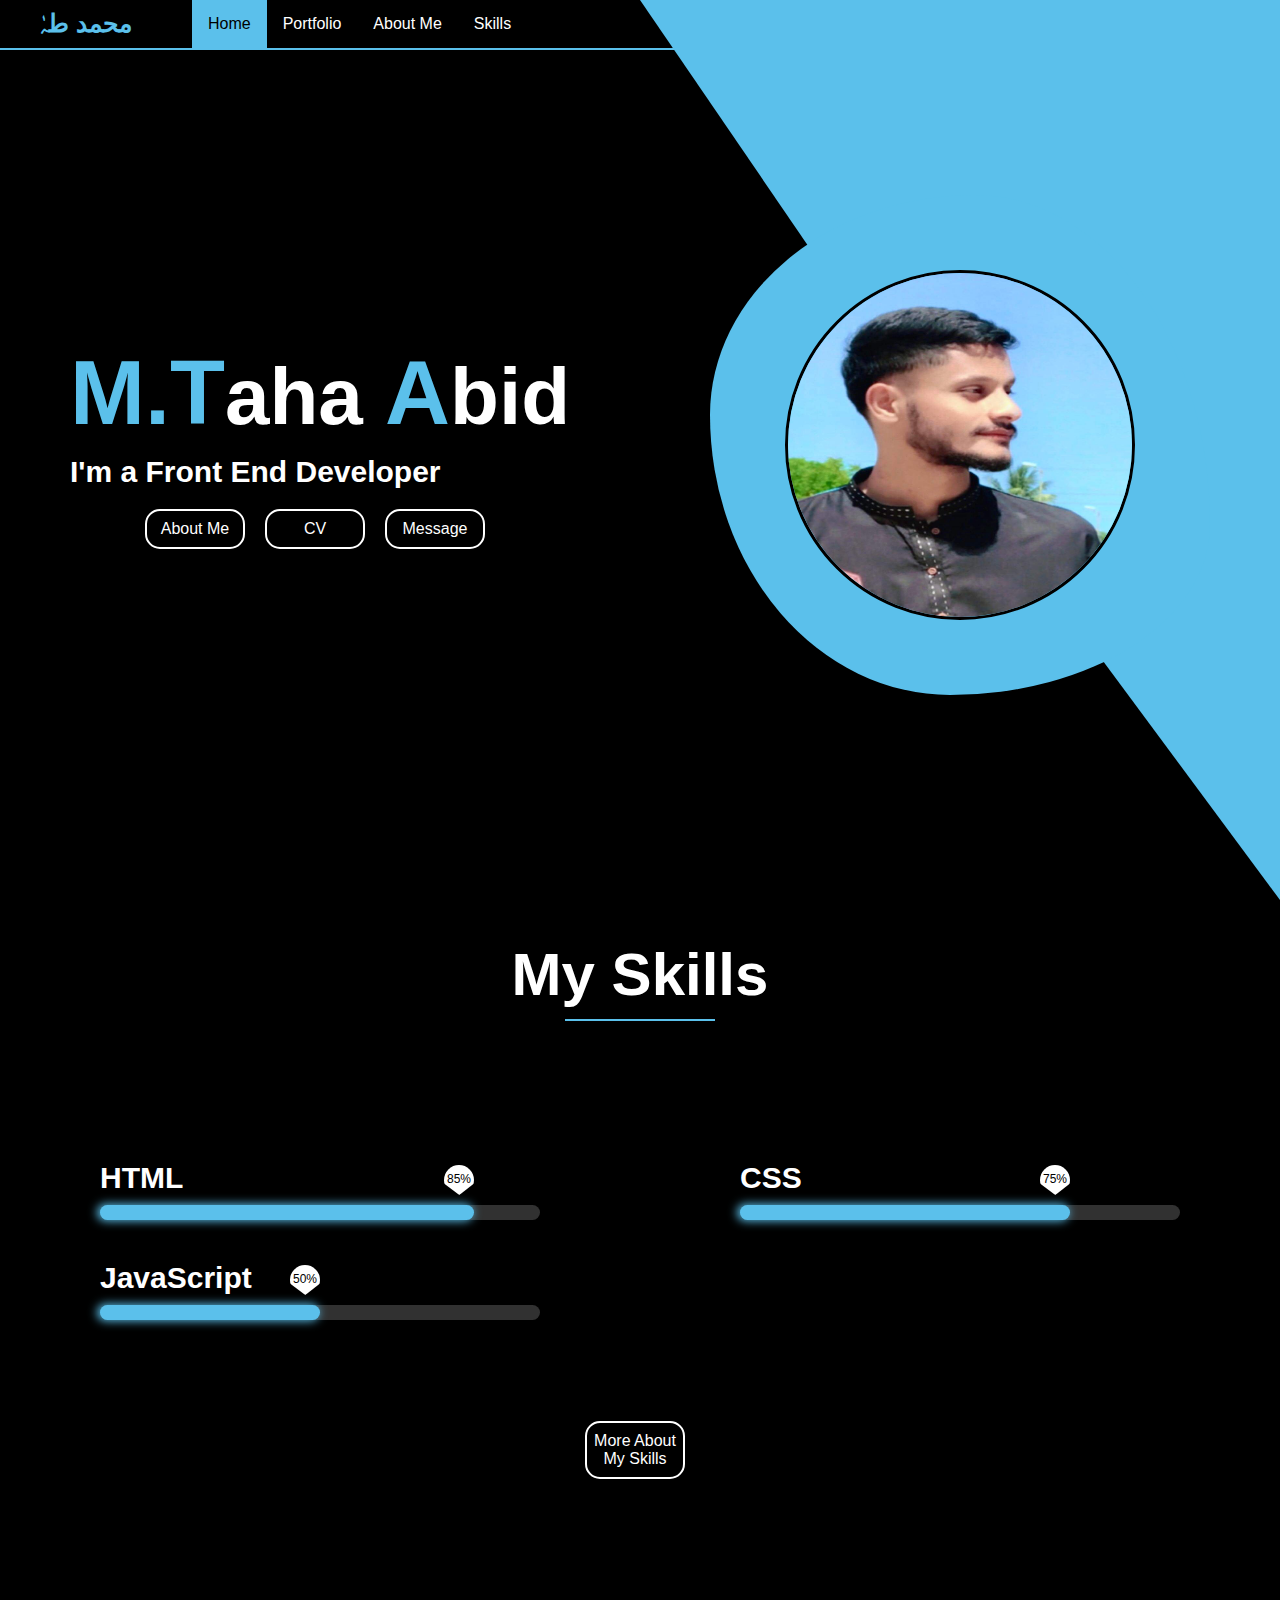
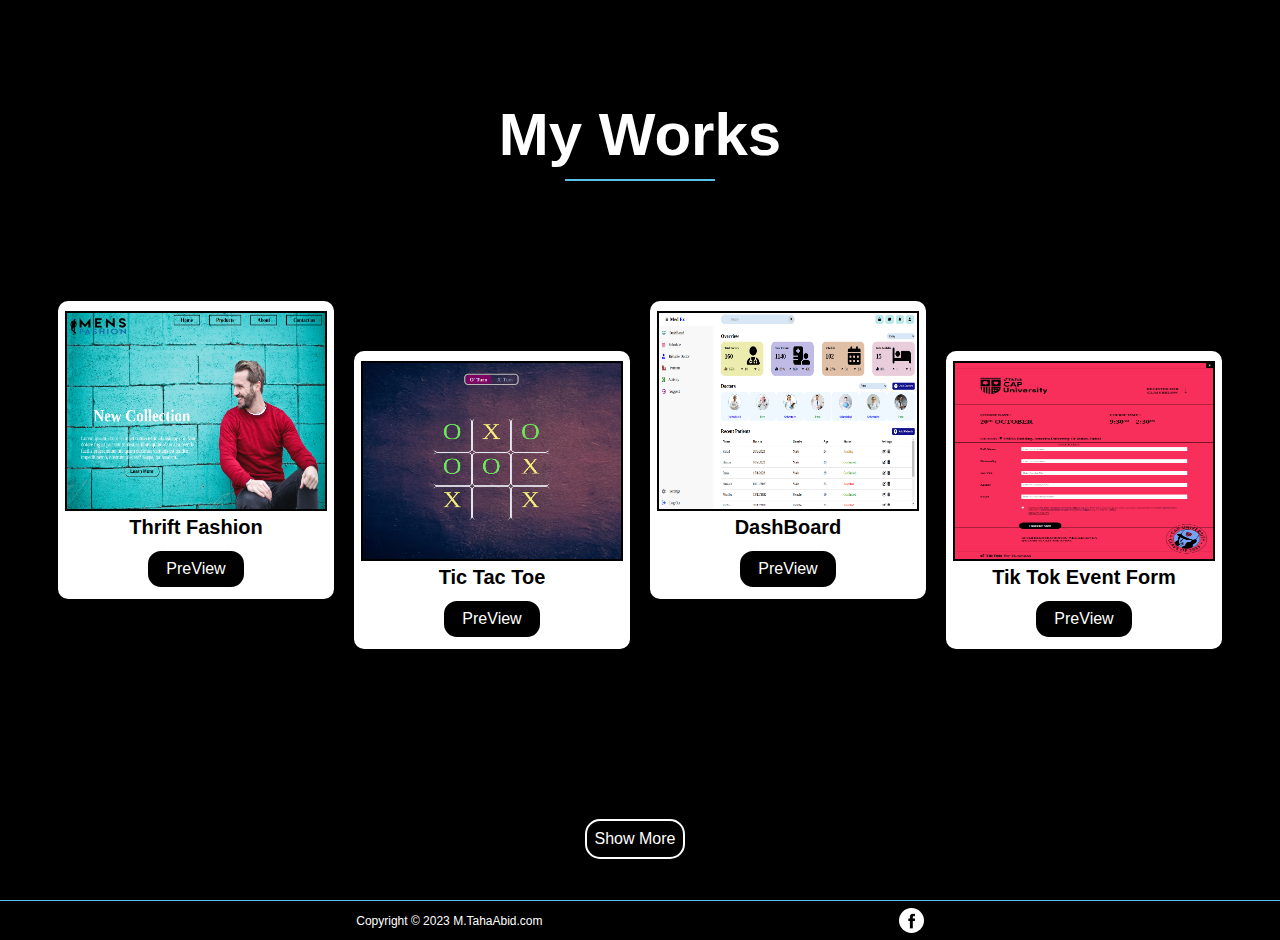
<file: index.html>
<!DOCTYPE html>
<html lang="en">
<head>
    <meta charset="UTF-8">
    <meta http-equiv="X-UA-Compatible" content="IE=edge">
    <meta name="viewport" content="width=device-width, initial-scale=1.0">
    <title>M.Taha Abid</title>
    <link rel="stylesheet" href="css/style.css">
    <link rel="stylesheet" href="css/responsive.css">
</head>
<body class="theme1" id="home-page">
    <!-- Hero Section   -->
    <section class="hero">
        <div class="hero-bg-part"></div>
        <!-- NavBar  -->
        <nav>  
            <a href="index.html" class="logo">محمد طہٰ</a>
            <button class="navBtn nav-open" data-hide-element="profile-picture">
                <span></span>
                <span></span>
                <span></span>
            </button>
            <ul>
                <li><a href="index.html" class="nav-link active">Home</a></li>
                <li><a href="portfolio.html" class="nav-link">Portfolio</a></li>
                <li><a href="aboutMe.html" class="nav-link">About Me</a></li>
                <li><a href="skills.html" class="nav-link">Skills</a></li>
            </ul>
        </nav>
        <div class="hero-content-box">
            <div class="left">
                <h2><span>M.T</span>aha <span>A</span>bid</h2>
                <h3>I'm a Front End Developer</h3>
                <div class="btn-group">
                    <a href="aboutMe.html" class="btn">About Me</a>
                    <a href="cv/Taha resume.pdf" target="_blank" class="btn">CV</a>
                    <a href="sms:03162630583" title="03162630583" class="btn">Message</a>
                </div>
            </div>
            <div class="right">
                <div class="profile-picture">
                    <img src="./images/Taha2.jpeg" alt="Profile Picture">
                </div>
            </div>
            
        </div>
    </section>
    <!-- Skills Section  -->
    <section class="section-skills">
        <h1>My Skills</h1>
        <div class="skills-boxes">
            <div class="skill-box">
                <h3>HTML</h3>
                <div class="progress-bar">
                    <span style="width: 85%;"></span>
                    <span>85%</span>
                </div>
            </div>
            <div class="skill-box">
                <h3>CSS</h3>
                <div class="progress-bar">
                    <span style="width: 75%;"></span>
                    <span>75%</span>
                </div>
            </div>
            <div class="skill-box">
                <h3>JavaScript</h3>
                <div class="progress-bar">
                    <span style="width: 50%;"></span>
                    <span>50%</span>
                </div>
            </div>
            
    
        </div>
        <div class="btn-group">
            <a href="skills.html" class="btn">More About My Skills</a>

        </div>
    </section>
    <!-- portfolio Section  -->
    <section class="section-portfolio section-home">
        <h1>My Works</h1>
        <div class="portfolio-boxes">
            <div class="portfolio-box">
                <img src="images/Ecommerce website.png" alt="Thrift Fashion">
                <h3>Thrift Fashion</h3>
                <a href="https://mtaha000.github.io/ecommerce/" target="_" class="btn2">PreView</a>
            </div>
            <div class="portfolio-box">
                <img src="images/ti tac toe.png" alt="Tic Tac Toe">
                <h3>Tic Tac Toe</h3>
                <a href=" https://mtaha000.github.io/tik-tac-toe/" target="_" class="btn2">PreView</a>
            </div>
            <div class="portfolio-box">
                <img src="images/dashboard.png" alt="Foods4You">
                <h3>DashBoard</h3>
                <a href="https://mtaha000.github.io/medex/" target="_" class="btn2">PreView</a>
            </div>
            <div class="portfolio-box">
                <img src="images/form.png" alt="Foods4You">
                <h3>Tik Tok Event Form</h3>
                <a href="https://mtaha000.github.io/form/" target="_" class="btn2">PreView</a>
            </div>
           
        </div>
        <div class="btn-group">
            <a href="portfolio.html" class="btn">Show More</a>
        </div>
    </section>
    
    <!-- Footer  -->
    <footer>
        <div class="left"><p>Copyright © 2023 M.TahaAbid.com</p></div>
        <div class="right">
            <a href="https://www.facebook.com/profile.php?id=100014654986916&mibextid=LQQJ4d" target="_blank" title="Facebook"><img src="images/facebookIcon.png" alt="Facebook"></a>
        </div>
    </footer>
    <!-- Script  -->
    <script src="javascript/script.js"></script>
</body>
</html>
</file>
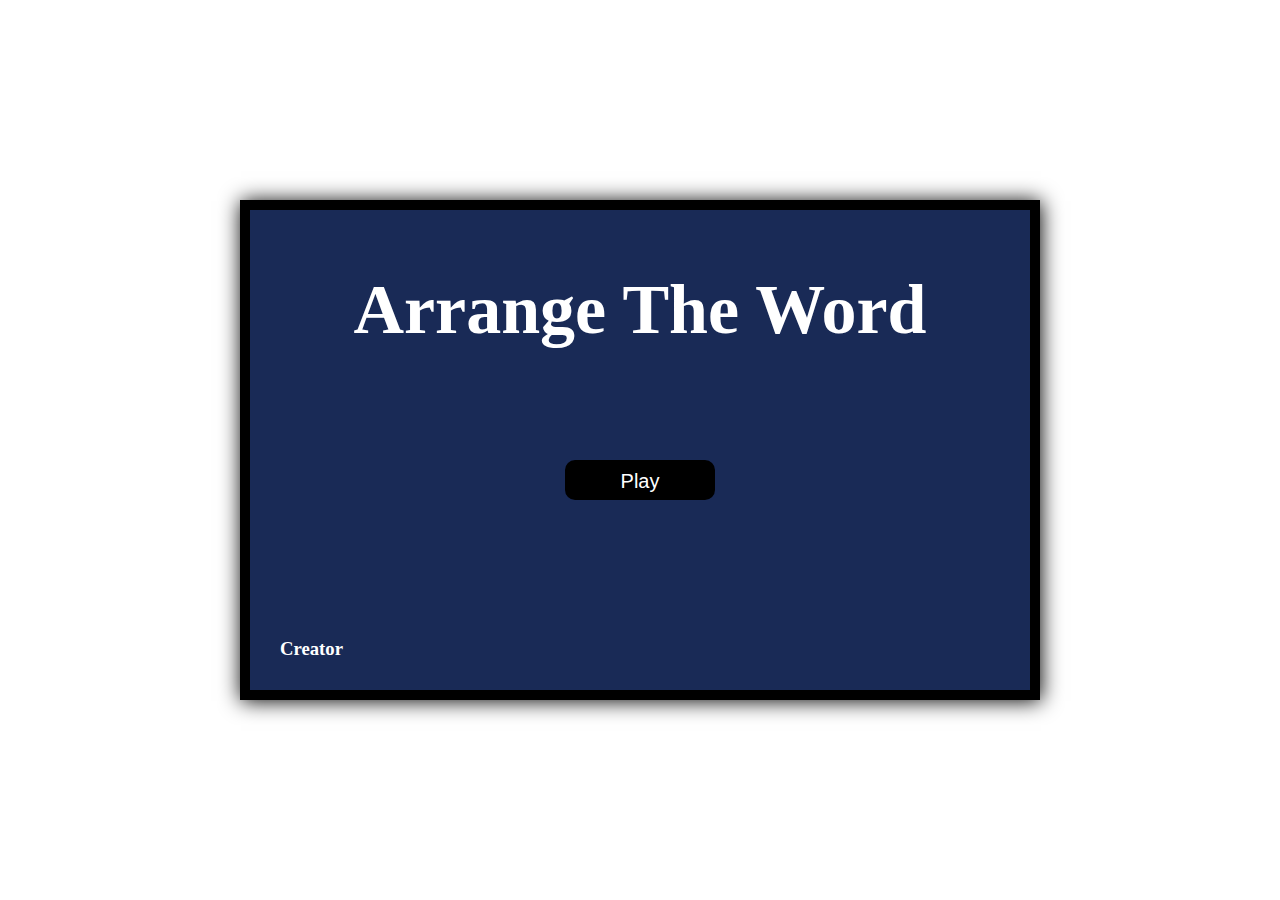
<file: portfolio/Arrange The Word/index.html>
<!DOCTYPE html>
<html lang="en">

<head>
    <meta charset="UTF-8">
    <meta http-equiv="X-UA-Compatible" content="IE=edge">
    <meta name="viewport" content="width=device-width, user-scalable=no">
    <title>Arrange The Word</title>
    <style>
        * {
            margin: 0;
            padding: 0;
            box-sizing: border-box;
        }
        
         :root {
            --main-color: black;
        }
        
        .gameScreen {
            width: 100vw;
            height: 100vh;
            display: grid;
            place-items: center;
        }
        
        .main_menu,
        .playScreen,
        .game_over {
            width: 800px;
            height: 500px;
            background: #192a56;
            box-shadow: 1px 1px 20px black;
            position: absolute;
            left: 50%;
            top: 50%;
            transform: translateX(-50%) translateY(-50%);
            display: none;
            grid-template-rows: 25% 25% 50%;
            border: 10px solid var(--main-color);
        }
        
        .main_menu {
            display: grid;
            grid-template-rows: 50% 20%;
            text-align: center;
        }
        
        .main_menu_top {
            height: 200px;
            display: flex;
            justify-content: center;
            align-items: center;
        }
        
        .main_menu_top h1 {
            color: white;
            font-size: 70px;
            animation: pulse 6s infinite linear;
        }
        
        .main_menu_btn button {
            animation: pulse_btn 3s infinite linear;
        }
        
        .created {
            display: flex;
            align-items: flex-end;
            padding-left: 30px;
            padding-bottom: 30px;
        }
        
        .created h3 {
            color: white;
            cursor: pointer;
        }
        
        .created p {
            color: white;
            margin: auto;
            font-size: 30px;
            padding-right: 90px;
        }
        
        .hide {
            display: none;
        }
        
        .show {
            display: grid;
        }
        
        .header {
            display: flex;
            justify-content: space-between;
        }
        
        .header {
            /* margin-right: 30px; */
            display: flex;
            justify-content: space-between;
        }
        
        .header h1 {
            color: white;
            font-size: 25px;
            margin-left: 30px;
            margin-top: 20px;
            margin-right: 30px;
        }
        
        .show_note {
            color: white;
            font-size: 20px;
            display: inline-block;
        }
        
        .question h1 {
            color: white;
            font-size: 40px;
            text-align: center;
            line-height: 150px;
            animation: pulse 8s infinite ease-in-out;
        }
        
        .inputs {
            display: flex;
            flex-direction: column;
            align-items: center;
        }
        
        .inputs input {
            width: 400px;
            height: 50px;
            border: none;
            border-radius: 20px;
            text-align: center;
            color: var(--main-color);
            font-size: 25px;
            font-weight: 900;
            letter-spacing: 1px;
            text-transform: lowercase;
        }
        
        .inputs input:focus {
            outline: none;
            border: 5px solid var(--main-color);
            border-radius: 20px;
        }
        
        button {
            width: 150px;
            height: 40px;
            margin-top: 10px;
            /* line-height: 40px; */
            padding: 5px 0px;
            border: 5px solid black;
            background: var(--main-color);
            border-radius: 10px;
            color: white;
            font-size: 20px;
            transition: all .3s ease-in-out;
        }
        
        button:hover {
            background: rgba(0, 0, 0, 0.671);
            border: 5px solid black;
            letter-spacing: 1px;
        }
        
        button:focus {
            outline: none;
        }
        
        #correct_word {
            display: none;
        }
        
        .correctAnswer {
            width: 100%;
            height: 100px;
            display: block;
            position: absolute;
            left: 0;
            bottom: 0;
            text-align: center;
            display: flex;
            justify-content: center;
        }
        
        .correctAnswer h2 {
            color: white;
            font-size: 30px;
            display: inline-block;
        }
        
        .correctAnswer button {
            margin: 0;
            border-radius: 10;
            width: 60px;
            height: 40px;
            margin-left: 10px;
            padding: 0 0px;
        }
        
        #correct {
            background: green;
        }
        
        #wrong {
            background: #c50f15;
        }
        
        #playScreen {
            display: none;
        }
        
        .game_over {
            display: none;
            flex-direction: column;
            align-items: center;
            justify-content: space-evenly;
        }
        
        .game_over h1 {
            color: white;
            font-size: 60px;
            text-align: center;
        }
        
        .game_over_main h1 {
            font-size: 30px;
            text-align: center;
        }
        
        #game_over {
            display: flex;
        }
        
        .gameEnd {
            display: none;
        }
        /* Animation */
        
        @keyframes pulse {
            0% {
                text-shadow: 0px 0px 20px white;
            }
            50% {
                text-shadow: 0px 0px 0px white;
            }
            100% {
                text-shadow: 0px 0px 20px white;
            }
        }
        
        @keyframes pulse_btn {
            0% {
                box-shadow: 5px 0px 20px 0px rgba(0, 0, 0, 0.651);
            }
            50% {
                box-shadow: -5px 0px 20px 0px rgba(0, 0, 0, 0.651);
            }
            100% {
                box-shadow: 5px05px 20px 0px rgba(0, 0, 0, 0.651);
            }
        }
        /*===================== Responsive 
        =======================================================*/
        
        @media screen and (max-width:850px) {
            .main_menu,
            .playScreen,
            .game_over {
                width: 100%;
                height: 100%;
            }
            .question h1 {
                font-size: 50px;
                line-height: 150px;
            }
            .inputs input {
                width: 500px;
                height: 60px;
                font-size: 25px;
            }
        }
        
        @media screen and (max-width:700px) {
            .question h1 {
                font-size: 40px;
                line-height: 150px;
            }
            .header h2 {
                font-size: 20px;
            }
            .inputs input {
                width: 400px;
                height: 60px;
                font-size: 25px;
            }
        }
        
        @media screen and (max-width:560px) {
            .main_menu_top h1 {
                margin-top: 100px;
                font-size: 70px;
            }
            .header h2 {
                font-size: 15px;
            }
            .question h1 {
                font-size: 30px;
                line-height: 250px;
            }
            .inputs input {
                width: 300px;
                height: 50px;
                font-size: 25px;
            }
        }
        
        @media screen and (max-width:460px) {
            .main_menu_top h1 {
                margin-top: 100px;
                font-size: 70px;
            }
            .question h1 {
                font-size: 25px;
                line-height: 250px;
            }
            .inputs input {
                width: 280px;
                height: 40px;
                font-size: 15px;
            }
            button {
                width: 133px;
                height: 30px;
                line-height: 20px;
                padding: 0px 13px;
                font-size: 13px;
            }
            .header h1 {
                font-size: 20px;
            }
        }
        
        @media screen and (max-width:350px) {
            .main_menu_top h1 {
                margin-top: 100px;
                font-size: 50px;
            }
            .created h3 {
                font-size: 10px;
            }
            .created p {
                font-size: 15px;
            }
            .question h1 {
                font-size: 20px;
                line-height: 250px;
            }
            .inputs input {
                width: 200px;
                height: 40px;
                font-size: 15px;
            }
            button {
                width: 130px;
                height: 30px;
                line-height: 18px;
                padding: 2px 3px;
                font-size: 10px;
            }
            .header h1 {
                font-size: 17px;
                text-align: center;
            }
            .game_over h1 {
                font-size: 50px;
            }
            .game_over_main h1 {
                font-size: 20px;
            }
        }
        
        @media screen and (max-width:300px) {
            .header h1 {
                font-size: 15px;
            }
            .game_over h1 {
                font-size: 40px;
            }
            .game_over_main h1 {
                font-size: 20px;
            }
            .correctAnswer h2 {
                font-size: 20px;
            }
            .correctAnswer button {
                width: 50px;
                height: 30px;
            }
            /* .inputs input {
                width: 100px;
                height: 60px;
                font-size: 25px;
            } */
        }
        /* Heights */
        
        @media screen and (max-height:600px) {
            .question h1 {
                font-size: 25px;
                line-height: 150px;
            }
            button {
                padding: 0px 10px;
                font-size: 10px;
            }
            .main_menu_top {
                height: 200px;
            }
            .main_menu_top h1 {
                font-size: 50px;
            }
            .main_menu_btn button {
                font-size: 15px;
                margin-top: 60px;
            }
            .inputs input {
                width: 200px;
                height: 30px;
                font-size: 15px;
            }
        }
        
        @media screen and (max-height:500px) {
            .question h1 {
                font-size: 25px;
                line-height: 150px;
            }
            button {
                padding: 0px 10px;
                font-size: 10px;
            }
            .main_menu_top {
                height: 200px;
            }
            .main_menu_top h1 {
                font-size: 50px;
            }
            .main_menu_btn button {
                font-size: 15px;
                margin-top: 0px;
            }
            .inputs input {
                width: 200px;
                height: 30px;
                font-size: 15px;
            }
        }
        
        @media screen and (max-height:400px) {
            .main_menu_top {
                height: 70px;
            }
            .main_menu_top h1 {
                font-size: 40px;
            }
            .question h1 {
                font-size: 20px;
                line-height: 50px;
            }
            .correctAnswer h2 {
                font-size: 20px;
            }
            .correctAnswer button {
                width: 40px;
                height: 30px;
            }
            .correctAnswer {
                height: 50px;
            }
            .inputs input {
                font-size: 15px;
            }
        }
        
        @media screen and (max-height:280px) {
            .main_menu_top {
                height: 20px;
            }
            .main_menu_btn button {
                font-size: 15px;
                margin-top: 0px;
                width: 130px;
                height: 30px;
            }
            .created {
                padding: 2px;
                padding-left: 20px;
                padding-right: 0;
            }
            .created h3 {
                font-size: 10px;
            }
            .created p {
                font-size: 15px;
                margin-top: 0;
                margin-bottom: 0;
                margin-left: 50px;
            }
            .question h1 {
                font-size: 20px;
                line-height: 50px;
            }
            .inputs input {
                font-size: 15px;
            }
            .correctAnswer {
                height: 35px;
            }
            button {
                padding: 0px 7px;
                width: 100px;
                height: 20px;
                line-height: 10px;
                font-size: 10px;
            }
        }
        
        @media screen and (max-height:233px) {
            .main_menu_top {
                height: 20px;
            }
            .main_menu_btn button {
                font-size: 15px;
                margin-top: 30px;
            }
            .question h1 {
                font-size: 25px;
                line-height: 40px;
            }
            .inputs input {
                width: 230px;
                height: 25px;
                font-size: 13px;
            }
        }
        
        @media screen and (max-width:247px) {
            .main_menu,
            .playScreen,
            .game_over {
                width: 100%;
                height: 100%;
            }
            .main_menu_top h1 {
                font-size: 27px;
            }
            .created h3 {
                font-size: 8px;
            }
            .created p {
                font-size: 10px;
            }
            .question h1 {
                font-size: 15px;
                line-height: 100px;
            }
            .show_note {
                font-size: 10px;
            }
            .inputs input {
                width: 150px;
                height: 30px;
                font-size: 14px;
            }
            .correctAnswer h2 {
                font-size: 10px;
                height: 20px;
                line-height: 20px;
            }
            .correctAnswer button {
                width: 40px;
                height: 20px;
                font-size: 10px;
            }
            .header h1 {
                font-size: 8px;
                margin-left: 20px;
                margin-top: 20px;
                margin-right: 20px;
            }
            .game_over h1 {
                font-size: 30px;
            }
            .game_over_main h1 {
                font-size: 20px;
            }
        }
        
        @media screen and (max-height:280px) {
            .main_menu_top {
                height: 20px;
            }
            .main_menu_btn button {
                font-size: 15px;
                margin-top: 60px;
                width: 130px;
                height: 30px;
            }
            .question h1 {
                font-size: 20px;
                line-height: 50px;
            }
            .correctAnswer {
                height: 35px;
            }
            button {
                padding: 0px 7px;
                width: 100px;
                height: 20px;
                line-height: 10px;
                font-size: 10px;
            }
        }
        
        @media screen and (max-height:233px) {
            .main_menu_top {
                height: 20px;
            }
            .main_menu_btn button {
                font-size: 15px;
                margin-top: 30px;
            }
            .question h1 {
                font-size: 25px;
                line-height: 40px;
            }
            .inputs input {
                width: 180px;
                height: 25px;
                font-size: 13px;
            }
        }
        
        @media screen and (max-width:169px) {
            .question h1 {
                font-size: 15px;
                line-height: 50px;
            }
            .inputs input {
                width: 100px;
                height: 20px;
                font-size: 10px;
            }
            .correctAnswer h2 {
                font-size: 10px;
                height: 20px;
                line-height: 20px;
            }
            .correctAnswer button {
                width: 40px;
                height: 20px;
                font-size: 10px;
            }
            .game_over h1 {
                font-size: 20px;
            }
            .game_over_main h1 {
                font-size: 10px;
            }
        }
    </style>
</head>

<body>
    <div class="gameScreen">


        <div class="main_menu">
            <div class="main_menu_top">
                <h1>Arrange The Word</h1>
            </div>
            <div class="main_menu_btn">
                <button onclick="play()">Play</button>
            </div>
            <div class="created">
                <h3 onclick="madeBy()">Creator</h3>
                <p id="creatorName" class="hide">Aniq Abid</p>
            </div>
        </div>

        <div class="playScreen">
            <div class="header">
                <h1 id="sore">Score
                    <spna id="score">0</spna>
                </h1>
                <!-- <h2>Arrange Word</h2> -->
                <h1 id="time">Time Left <span id="timer"></span></h1>
            </div>
            <div class="question">
                <h1 id="displayinput"><span id="correct_word"></span> </h1>
            </div>
            <div class="inputs">
                <input type="text" id="answerinput">
                <button onclick="showanswer()" id="showbtn">Show Answer</button>
            </div>

            <div class="correctAnswer"></div>

        </div>

        <div class="game_over">
            <div class="game_over_top">
                <h1>Game Over</h1>
            </div>
            <div class="game_over_main">
                <h1>Your Score<br>
                    <spna id="scoreTotal">0</spna>
                </h1>
            </div>
            <div class="game_over_bottom">
                <button onclick="location.reload()">Play Again</button>
            </div>
        </div>


    </div>


    <script>
        const words = [{
                word: "iqan",
                correctWord: "aniq"
            }, {
                word: "keydroab",
                correctWord: "keyboard"
            }, {
                word: "Pakintas",
                correctWord: "pakistan"
            }, {
                word: "kacahri",
                correctWord: "karachi"
            }, {
                word: "woc",
                correctWord: "cow"
            }, {
                word: "bomile",
                correctWord: "mobile"
            }, {
                word: "rood",
                correctWord: "door"
            }, {
                word: "noolba",
                correctWord: "baloon"
            }, {
                word: "tuo",
                correctWord: "out"
            }, {
                word: "elepanth",
                correctWord: "elephant"
            }, {
                word: "fgor",
                correctWord: "frog"
            }, {
                word: "rowd",
                correctWord: "word"
            }, {
                word: "toplap",
                correctWord: "laptop"
            }, {
                word: "nam",
                correctWord: "man"
            }, {
                word: "neh",
                correctWord: "hen"
            }, {
                word: "boltet",
                correctWord: "bottle"
            }, {
                word: "ingk",
                correctWord: "king"
            }, {
                word: "grin",
                correctWord: "ring"
            }, {
                word: "bubleb",
                correctWord: "bubble"
            }, {
                word: "peej",
                correctWord: "jeep"
            }, {
                word: "pega",
                correctWord: "page"
            }, {
                word: "acr",
                correctWord: "car"
            }, {
                word: "tike",
                correctWord: "kite"
            }, {
                word: "ionl",
                correctWord: "lion"
            }, {
                word: "ozo",
                correctWord: "zoo"
            }, {
                word: "namgo",
                correctWord: "mango"
            }, {
                word: "reet",
                correctWord: "tree"
            }, {
                word: "wahct",
                correctWord: "watch"
            }, {
                word: "maazgine",
                correctWord: "magazine"
            }, {
                word: "meraca",
                correctWord: "camera"
            }, {
                word: "logynotech",
                correctWord: "technology"
            }, {
                word: "nepapwers",
                correctWord: "newspaper"
            }, {
                word: "resranttau",
                correctWord: "restaurant"
            }, {
                word: "tingpain",
                correctWord: "painting"
            }, {
                word: "chingtea",
                correctWord: "teaching"
            }, {
                word: "luef",
                correctWord: "fuel"
            }, {
                word: "hopterceli",
                correctWord: "helicopter"
            }, {
                word: "diersol",
                correctWord: "soldier"
            }, {
                word: "alts",
                correctWord: "salt"
            }, {
                word: "cotormycle",
                correctWord: "motorcycle"
            }, {
                word: "phos",
                correctWord: "shop"
            }, {
                word: "ringdaw",
                correctWord: "drawing"
            }, {
                word: "ostfawer",
                correctWord: "software"
            }, {
                word: "byu",
                correctWord: "buy"
            }, {
                word: "ersonalp",
                correctWord: "personal"
            }, {
                word: "nair",
                correctWord: "rain"
            }, {
                word: "gationvestini",
                correctWord: "investigation"
            },

        ]


        let time = 30000;
        let timeshow = 30;

        const displayinput = document.getElementById("displayinput");
        const correctWord = document.getElementById("correct_word");
        const showAnswerDiv = document.getElementsByClassName("correctAnswer")[0];

        const mainMenu = document.getElementsByClassName("main_menu")[0];
        const playScreen = document.getElementsByClassName("playScreen")[0];
        const gameOver = document.getElementsByClassName("game_over")[0];

        // Sounds 
        const coundownSound = new Audio("sounds/countdown.wav");
        const gameOverSound = new Audio("sounds/game over.wav");
        const completeSound = new Audio("sounds/complete.mp3");
        const correctSound = new Audio("sounds/correct answer.mp3");
        const wrongSound = new Audio("sounds/wrong answer.wav");

        const showScore = document.getElementById("score");
        const scoreTotal = document.getElementById("scoreTotal");

        const showTimer = document.getElementById("timer").innerHTML = timeshow;

        let displayTime = setInterval(displayTimer, 1000);
        let timeOut = setTimeout(setTimer, time);

        clearInterval(displayTime);
        clearTimeout(timeOut)
            // console.log(displayanswer);
            // let wordIndex = Math.floor(Math.random() * words.length);
        let numbersArray = createArrayOfNumber(0, words.length - 1);
        let score = 0;
        let totalScore = 0;
        let timer = timeshow;


        function play() {
            mainMenu.setAttribute("id", "main_menu");
            playScreen.classList.add("show");
            displayTime = setInterval(displayTimer, 1000);
            timeOut = setTimeout(setTimer, time);
        }

        function lordWords() {
            let randomIndex = getRandomNumber(0, numbersArray.length - 1);
            let randomNumber = numbersArray[randomIndex];
            numbersArray.splice(randomIndex, 1);
            // if ( == null) {
            //     document.getElementById("showbtn").setAttribute("class", "gameEnd");
            //     document.getElementById("answerinput").setAttribute("class", "gameEnd");
            //     document.getElementById("sore").setAttribute("class", "gameEnd");
            //     document.getElementById("time").setAttribute("class", "gameEnd");

            //     displayinput.innerHTML = ` <h2 class="show_note" style="font-size:70px;line-height:0px;">You Are Genius</h2> <br> <p>Game Complete</p>`;
            // }
            if (numbersArray.length < words.length) {
                // console.log(randomNumber);
                displayinput.innerHTML = ` <h2 class="show_note">Arrange Word : </h2> ${words[randomNumber].word}`;
                correctWord.innerHTML = words[randomNumber].correctWord;
            }

        }
        lordWords();

        function next() {
            // ordIndex++;w
            // wordIndex = Math.floor(Math.random() * words.length);
            lordWords();
            document.getElementById("answerinput").value = null;
            playScreen.removeAttribute("id");
            showAnswerDiv.innerHTML = ``;
            document.getElementById("timer").innerText = timeshow;
            timeOut = setTimeout(setTimer, time);
            displayTime = setInterval(displayTimer, 1000);

            score++;
            totalScore++;

            showScore.innerHTML = score;
            completeSound.play();

        }

        function showanswer() {
            let answerinput = document.getElementById("answerinput").value.toLowerCase();
            wrongSound.pause();

            if (answerinput == correctWord.innerHTML) {
                playScreen.setAttribute("id", "correct");
                showAnswerDiv.innerHTML = `<h2>Correct Answer</h2> <button onclick="next()">Next</button>`;
                coundownSound.pause();

                clearTimeout(timeOut);
                clearInterval(displayTime);
                timer = timeshow;
                correctSound.load();
                correctSound.play();

            } else {
                playScreen.setAttribute("id", "wrong");
                showAnswerDiv.innerHTML = `<h2>Wrong Answer</h2>`;
                wrongSound.load()
                wrongSound.play();
            }
        }

        function setTimer() {
            gameOver.setAttribute("id", "game_over");
            playScreen.setAttribute("id", "playScreen");
            scoreTotal.innerHTML = totalScore;
            gameOverSound.play();
            coundownSound.pause();
            clearInterval(displayTime);
        }

        function displayTimer() {
            timer--;
            if (timer == 0) {
                timer = timeshow;
            }
            if (timer < 6) {
                coundownSound.load();
                coundownSound.play();
            }
            document.getElementById("timer").innerText = timer;

        }

        // Random Numbers 
        function getRandomNumber(min, max) {
            let step1 = max - min + 1;
            let step2 = Math.random() * step1;
            let result = Math.floor(step2) + min;
            return result;
        }

        function createArrayOfNumber(start, end) {
            let myArray = [];

            for (let i = start; i <= end; i++) {
                myArray.push(i);
            }
            return myArray
        }

        function madeBy() {
            let HideShow = document.getElementById("creatorName").getAttribute("class");

            if (HideShow) {
                document.getElementById("creatorName").removeAttribute("class");
            } else {
                document.getElementById("creatorName").setAttribute("class", "hide");
            }
        }
    </script>
</body>

</html>
</file>
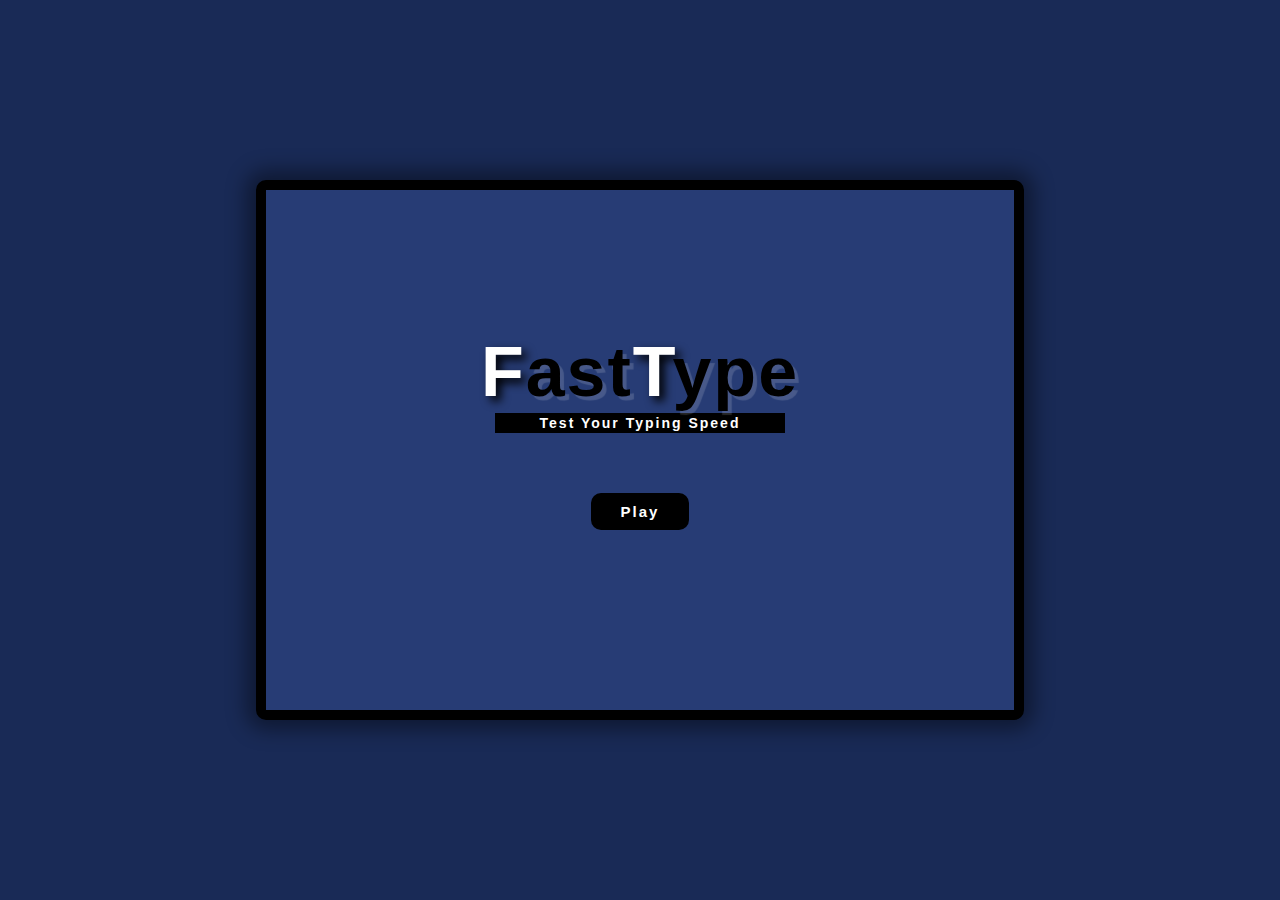
<file: portfolio/FastType2021/index.html>
<!DOCTYPE html>
<html lang="en">
<head>
    <meta charset="UTF-8">
    <meta http-equiv="X-UA-Compatible" content="IE=edge">
    <meta name="viewport" content="width=device-width, initial-scale=1.0">
    <title>FastType</title>
    <link rel="stylesheet" href="style.css">
</head>
<body>
    <div class="main">
        <!-- Home Screen  -->
        <div class="homeScreen">
            <h1 class="tittle"><span class="white">F</span>ast<span class="white">T</span>ype <span class="gow"></span></h1>
            <h5 class="slogon">Test Your Typing Speed</h5>
            <button class="playBtn">Play</button>
        </div>
        <!-- Select Difficulty Screen sdScreen -->
        <div class="sdScreen hide">
            <h2>Select Difficulty</h2>
            <button class="easyBtn">Easy</button>
            <button class="mediumBtn">Medium</button>
            <button class="hardBtn">Hard</button>
        </div> 
        <!-- Play Screen  -->
        <div class="playScreen hide">
            <div class="top">
                <h3>HighScore<br><span class="highScore">0</span></h3>
                <h3>TimeLeft<br><span class="timeLeft">0</span></h3>
                <h3>Score<br><span class="score">0</span></h3>
            </div>
            <div class="bottom">
                <h1 class="displayTime"></h1>
                <h2 class="typeWord">typeWord</h2>
                <input type="text" class="userInput" disabled>
                <button class="startBtn">Start</button>
                <h5 class="instruction">Click Start Btn or Press Space to Start Game</h5>
            </div>
        </div>
        <!-- GameOver Screen  -->
        <div class="gameOverScreen hide">
            <div class="top">
                <h5>HighScore<br><span class="highScore2">0</span></h5><br>
                <h5 class="ml-auto recentScoreBox">RecentScore<br><span class="recentScore">0</span></h5><br>
            </div>
            <h1 class="gvText"><span class="black">G</span>ame<span class="black">O</span>ver</h1>
            <h5>YourScore <br><span class="score2">0</span></h5><br>
            <div class="btn-group">
                <button class="playAgainBtn">PlayAgain</button>
                <button class="homeBtn">Home</button>
            </div>
            <h5 class="instruction">Click PlayAgain Btn or Press Space to PlayAgain</h5>
        </div>
    </div>

    <!-- Script  -->
    <script src="script.js"></script>
</body>
</html>
</file>
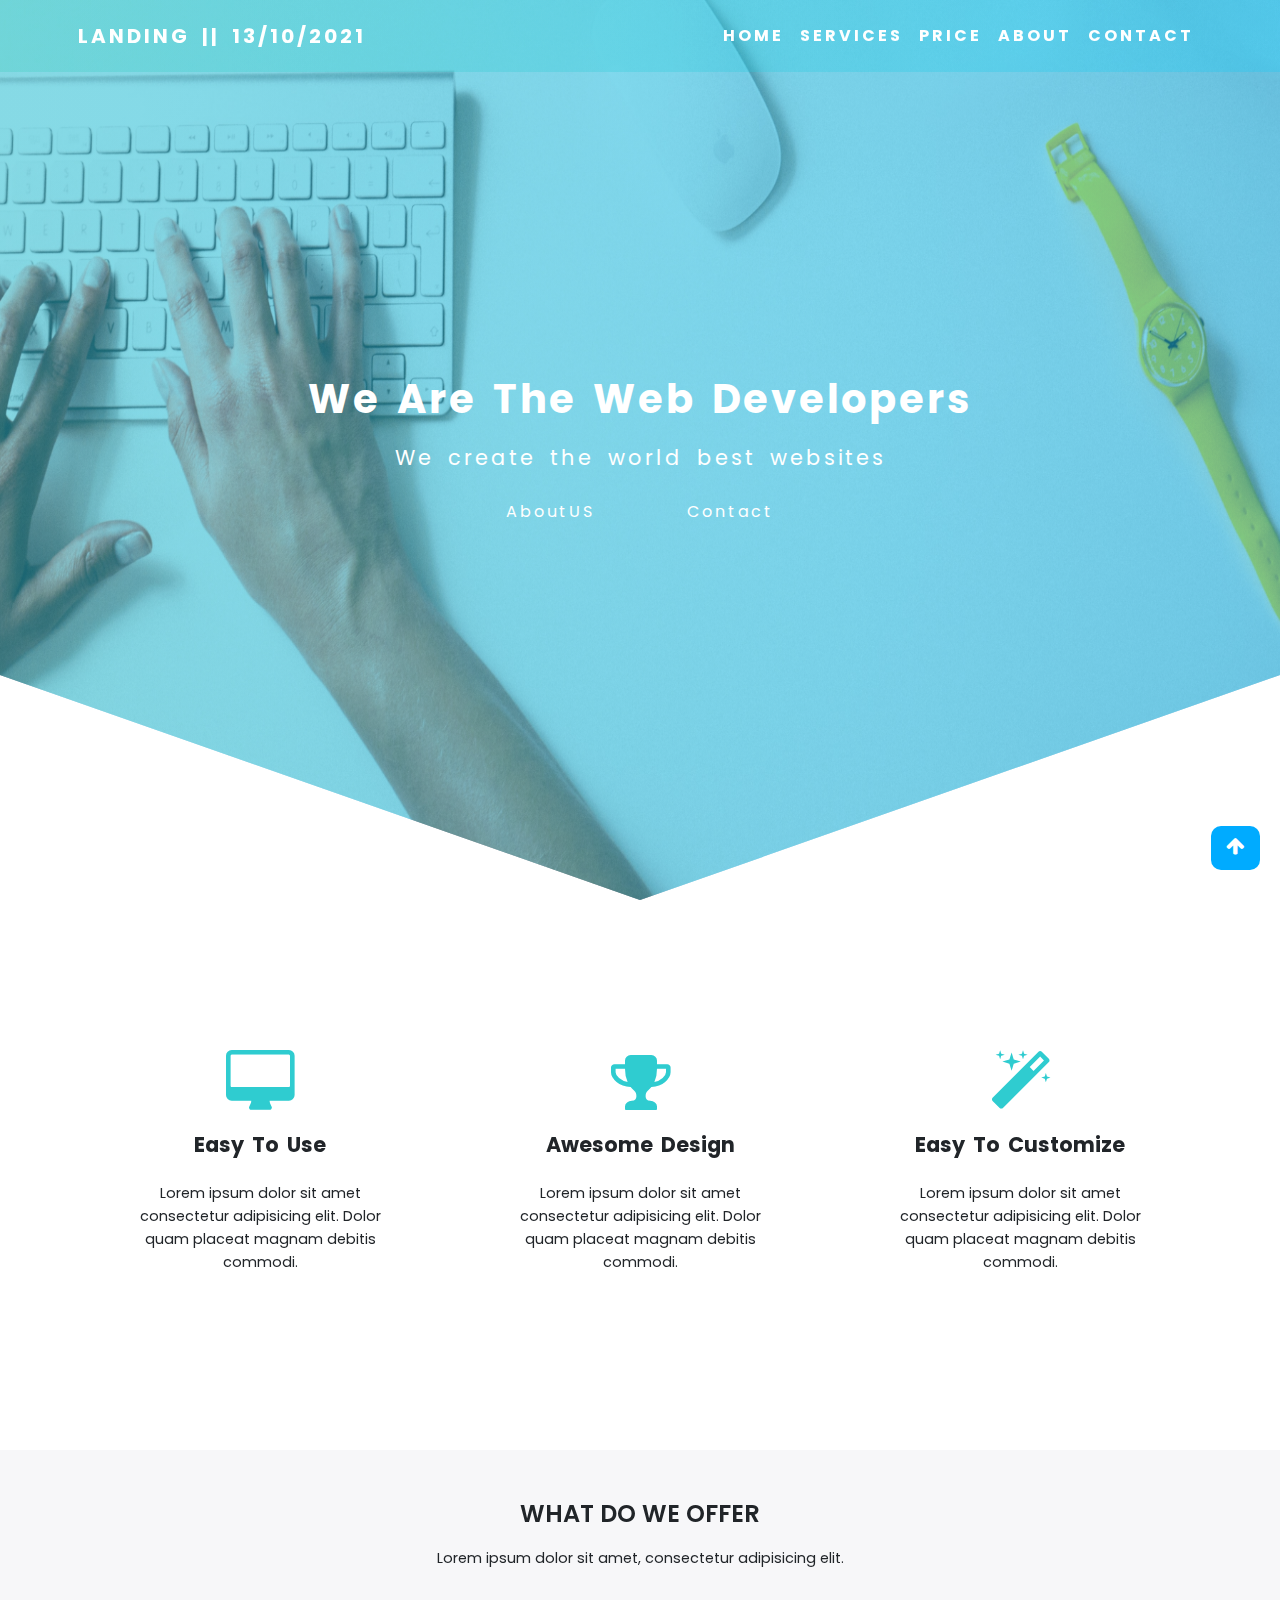
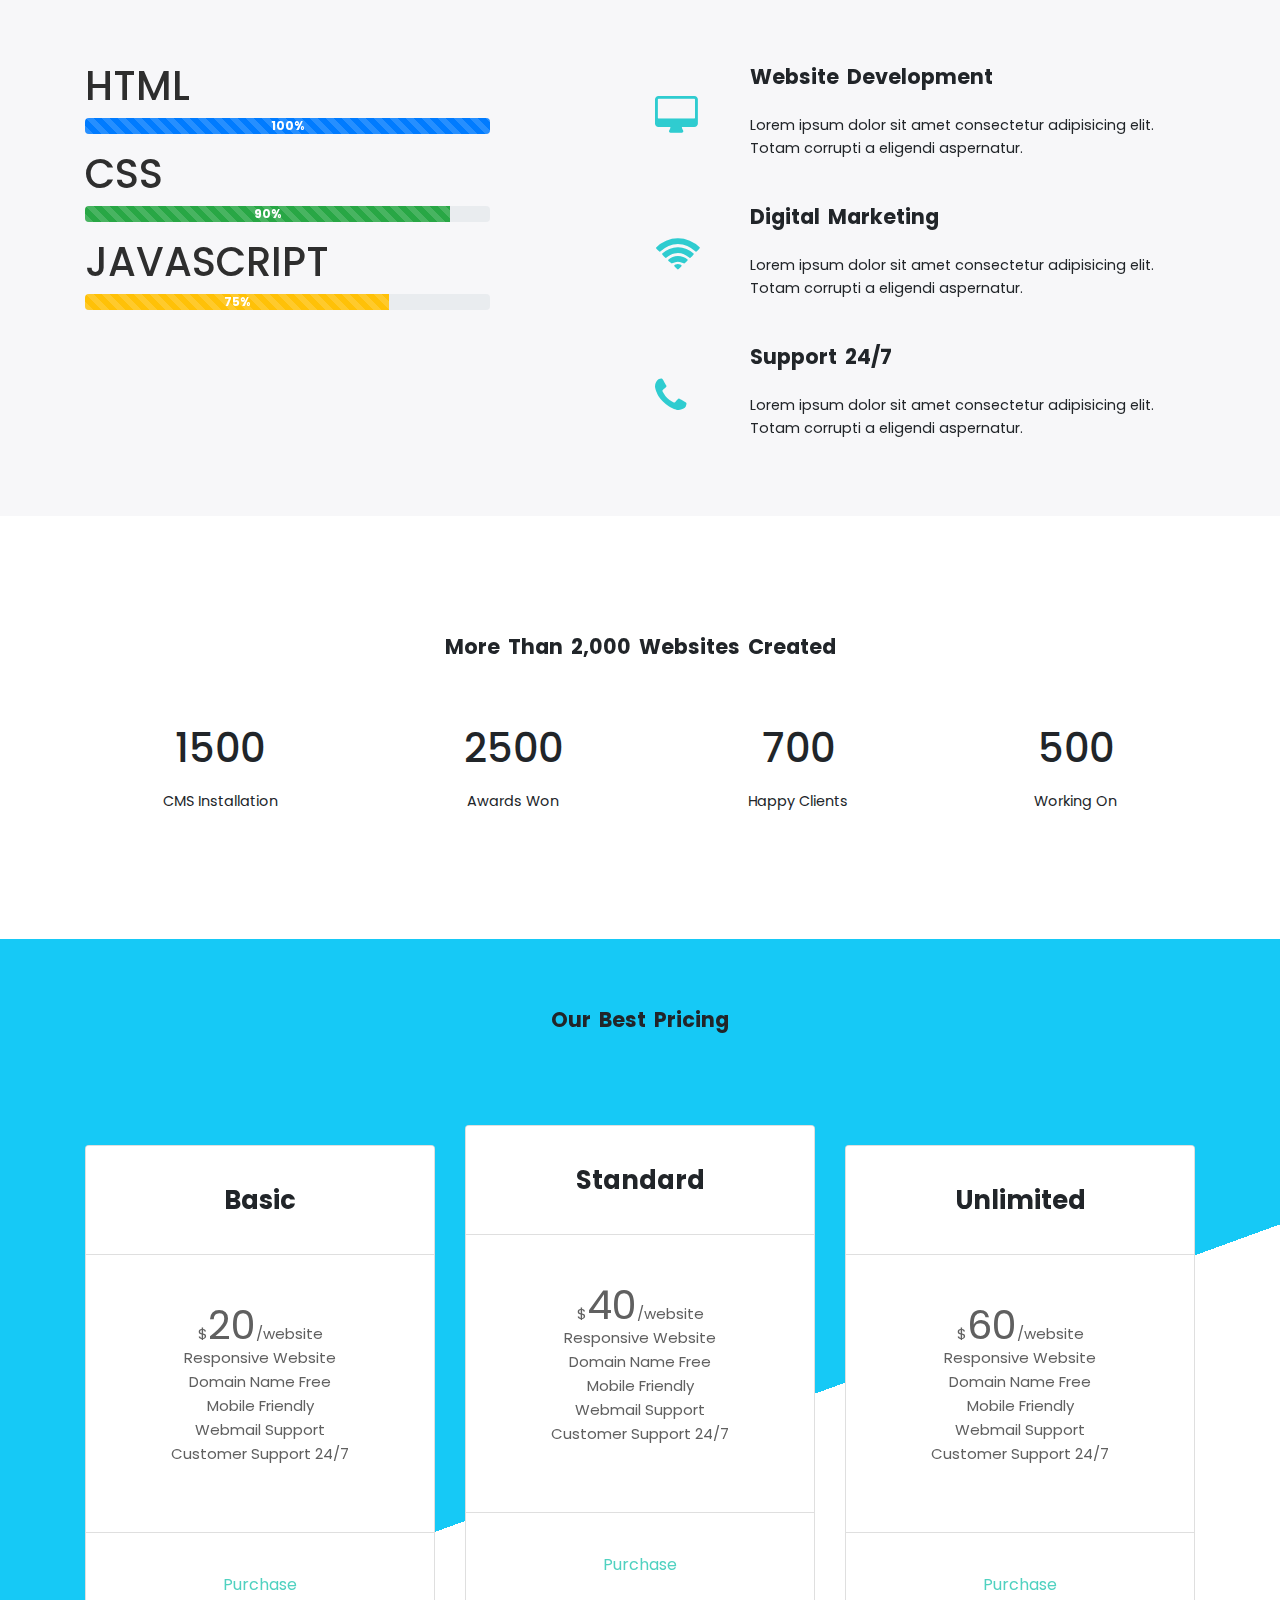
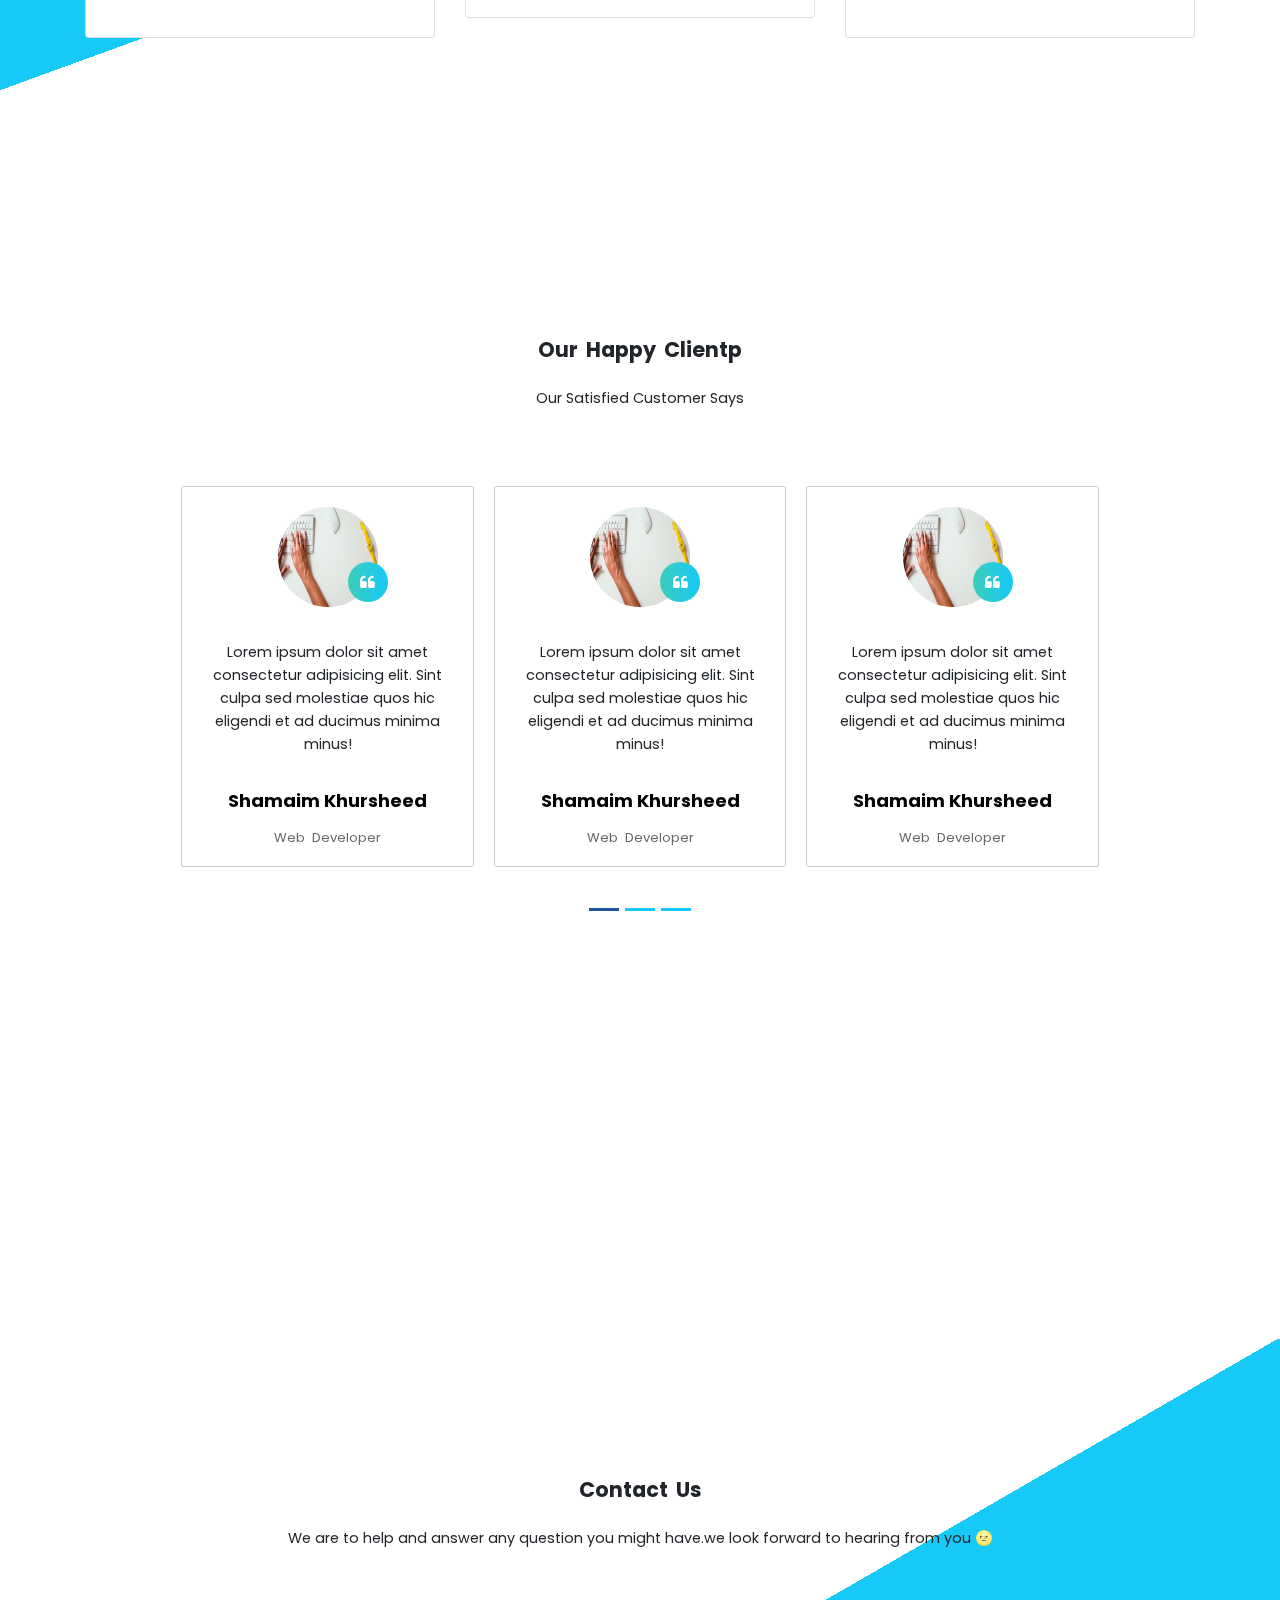
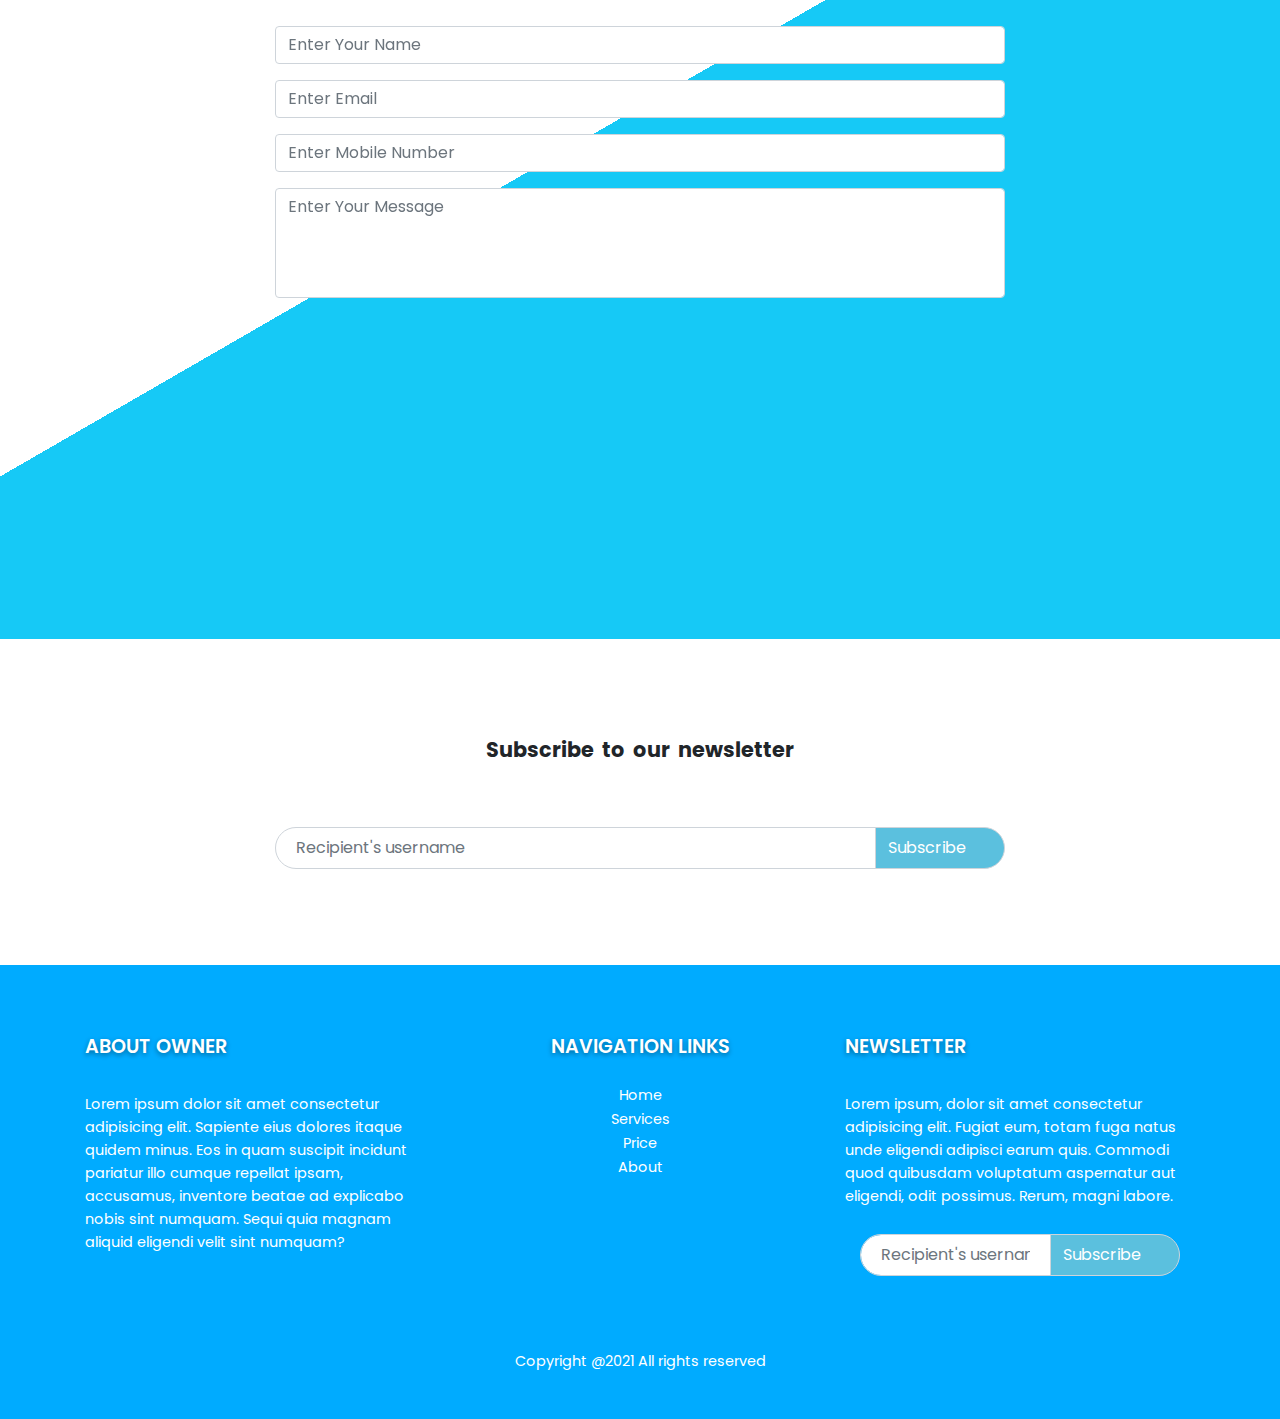
<file: portfolio/Landing Page with Bootstrap4/index.html>
<!DOCTYPE html>
<html lang="en">
<head>
    <meta charset="UTF-8">
    <meta http-equiv="X-UA-Compatible" content="IE=edge">
    <meta name="viewport" content="width=device-width, initial-scale=1.0">
    <title>Landing Page with bootstrap 4</title>
    <!-- Bootstrap 4 CSS Link  -->
    <link rel="stylesheet" href="css/bootstrap.min.css">
    <!-- Custom CSS Link  -->
    <link rel="stylesheet" href="css/style.css">
    <!-- Google Font Link  -->
    <link rel="preconnect" href="https://fonts.googleapis.com">
    <link rel="preconnect" href="https://fonts.gstatic.com" crossorigin>
    <link href="https://fonts.googleapis.com/css2?family=Poppins&display=swap" rel="stylesheet">
    <!-- Font Awesome cdn Link  -->
    <link rel="stylesheet" href="https://cdnjs.cloudflare.com/ajax/libs/font-awesome/4.7.0/css/font-awesome.min.css" integrity="sha512-SfTiTlX6kk+qitfevl/7LibUOeJWlt9rbyDn92a1DqWOw9vWG2MFoays0sgObmWazO5BQPiFucnnEAjpAB+/Sw==" crossorigin="anonymous" referrerpolicy="no-referrer" />
</head>
<body>
    <!-- --------Header Section Start----------  -->
    <div class="header" id="topheader">
        <nav class="navbar navbar-dark font-weight-bold navbar-expand-lg fixed-top">
            <div class="container text-uppercase p-2">

                <a href="#" class="navbar-brand">Landing || 13/10/2021</a>

                <button class="navbar-toggler" data-target="#mynavbar" data-toggle="collapse">
                    <span class="navbar-toggler-icon"></span>
                </button>

                <div class="collapse navbar-collapse" id="mynavbar">
                    <ul class="navbar-nav ml-auto text-center">
                        <li class="nav-item"><a href="#" class="nav-link active">Home</a></li>
                        <li class="nav-item"><a href="#" class="nav-link active">Services</a></li>
                        <li class="nav-item"><a href="#pricing-sectio" class="nav-link active">Price</a></li>
                        <li class="nav-item"><a href="#" class="nav-link active">About</a></li>
                        <li class="nav-item"><a href="#" class="nav-link active">Contact</a></li>
                    </ul>
                </div>
            </div>
        </nav>

        <section class="header-section">
            <div class="center-div">
                <h1 class="font-weight-bold">We Are The Web Developers</h1>
                <p>We create the world best websites</p>
                <div class="header-buttons">
                    <a href="#">AboutUS</a>
                    <a href="#">Contact</a>
                </div>
            </div>
        </section>
    </div>
    <!-- --------Header Section End----------  -->

    <!-- ----------Section Two 2 Start------------- -->
    <section class="section-two">
        <div class="container">
            <div class="row">
                <div class="box col-md-6 col-lg-4">
                    <a href="#"><i class="fa-4x fa fa-desktop"></i></a>
                    <h2>Easy To Use</h2>
                    <p class="px-5 px-md-0">
                         Lorem ipsum dolor sit amet consectetur adipisicing elit.
                         Dolor quam placeat magnam debitis commodi.
                    </p>
                </div>
                <div class="box col-md-6 col-lg-4">
                    <a href="#"><i class="fa-4x fa fa-trophy"></i></a>
                    <h2>Awesome Design</h2>
                    <p class="px-5 px-md-0">
                         Lorem ipsum dolor sit amet consectetur adipisicing elit.
                         Dolor quam placeat magnam debitis commodi.
                    </p>
                </div>
                <div class="box col-md-6 col-lg-4">
                    <a href="#"><i class="fa-4x fa fa-magic"></i></a>
                    <h2>Easy To Customize</h2>
                    <p class="px-5 px-md-0">
                         Lorem ipsum dolor sit amet consectetur adipisicing elit.
                         Dolor quam placeat magnam debitis commodi.
                    </p>
                </div>
            </div>
        </div>
    </section>
    <!-- ----------Section Two 2 End------------- -->
    <!-- ----------Service Section Three 3 Start------------- -->
    <section class="service-section">
        <div class="container">
            <div class="row headings">
                <div class="col text-center">
                    <h1>What Do We Offer</h1>
                    <p>Lorem ipsum dolor sit amet, consectetur adipisicing elit.</p>
                </div>
            </div>
            <div class="row">
                <div class="col-lg-6 col-10 offset-1 offset-lg-0 mb-5 mb-lg-0">
                    <div class="names my-3">
                        <h1>html</h1>
                        <div class="progress w-75">
                            <div class="progress-bar progress-bar-striped progress-bar-animated" role="progressbar" aria-valuenow="75" aria-valuemin="0" aria-valuemax="100" style="width: 100%">100%</div>
                        </div>
                    </div>
                    <div class="names my-3">
                        <h1>CSS</h1>
                        <div class="progress w-75">
                            <div class="progress-bar progress-bar-striped progress-bar-animated bg-success" role="progressbar" aria-valuenow="75" aria-valuemin="0" aria-valuemax="100" style="width: 90%">90%</div>
                        </div>
                    </div>
                    <div class="names my-3">
                        <h1>Javascript</h1>
                        <div class="progress w-75">
                            <div class="progress-bar progress-bar-striped progress-bar-animated bg-warning" role="progressbar" aria-valuenow="75" aria-valuemin="0" aria-valuemax="100" style="width: 75%">75%</div>
                        </div>
                    </div>
                </div>

                <div class="col-lg-6 col-10 offset-1 offset-lg-0">
                    <div class="row">
                        <div class="col-2 d-flex align-items-center"><i class="fa-4x fa fa-desktop"></i></div>
                        <div class="col-10">
                            <h2>Website Development</h2>
                            <p>Lorem ipsum dolor sit amet consectetur adipisicing elit. Totam corrupti a eligendi aspernatur.</p>
                        </div>
                    </div>
                    <div class="row">
                        <div class="col-2 d-flex align-items-center"><i class="fa-4x fa fa-wifi"></i></div>
                        <div class="col-10">
                            <h2>Digital Marketing</h2>
                            <p>Lorem ipsum dolor sit amet consectetur adipisicing elit. Totam corrupti a eligendi aspernatur.</p>
                        </div>
                    </div>
                    <div class="row">
                        <div class="col-2 d-flex align-items-center"><i class="fa-4x fa fa-phone"></i></div>
                        <div class="col-10">
                            <h2>Support 24/7</h2>
                            <p>Lorem ipsum dolor sit amet consectetur adipisicing elit. Totam corrupti a eligendi aspernatur.</p>
                        </div>
                    </div>
                </div>
            </div>
        </div>
    </section>
    <!-- ----------Service Section Three 3 End------------- -->

    <!-- ----------Project done Section 4 Style Start------  -->
    <section class="project-work">
        <div class="container">
            <div class="row headings">
                <div class="col text-center font-weight-bold">
                    <h2>More Than 2,000 Websites Created</h2>
                </div>
            </div>
                <div class="row justify-content-around text-center">
                    <div>
                        <h1 class="counter" data-count="1500"> 1500 </h1>
                        <p>CMS Installation</p>
                    </div>
                    <div>
                        <h1 class="counter" data-count="2500"> 2500 </h1>
                        <p>Awards Won</p>
                    </div>
                    <div>
                        <h1 class="counter" data-count="700"> 700 </h1>
                        <p>Happy Clients</p>
                    </div>
                    <div>
                        <h1 class="counter" data-count="500"> 500 </h1>
                        <p>Working On</p>
                    </div>
                </div>
            
        </div>
    </section>
    <!-- ----------Prject done Section 4 Style End--------  -->
    
    <!-- ----------Pricing Section 5 Style Start--------  -->
    <section class="pricing" id="pricing-sectio">
        <div class="container">
            <div class="row headings">
                <div class="col text-center font-weight-bold">
                    <h2>Our Best Pricing</h2>
                </div>
            </div>
            <div class="row">
                <div class="col-lg-4 col-md-6 mt-5">
                    <div class="card text-center">
                        <div class="card-header">Basic</div>
                        <div class="card-body">
                            <ul class="list-unstyled">
                                <li>$<span class="money">20</span>/website</li>
                                <li>Responsive Website</li>
                                <li>Domain Name Free</li>
                                <li>Mobile Friendly</li>
                                <li>Webmail Support</li>
                                <li>Customer Support 24/7</li>
                            </ul>
                        </div>
                        <div class="card-footer">
                            <a href="#">Purchase</a>
                        </div>
                    </div>
                </div>
                <div class="col-lg-4 col-md-6 mt-5">
                    <div class="card text-center second-card">
                        <div class="card-header">Standard</div>
                        <div class="card-body">
                            <ul class="list-unstyled">
                                <li>$<span class="money">40</span>/website</li>
                                <li>Responsive Website</li>
                                <li>Domain Name Free</li>
                                <li>Mobile Friendly</li>
                                <li>Webmail Support</li>
                                <li>Customer Support 24/7</li>
                            </ul>
                        </div>
                        <div class="card-footer">
                            <a href="#">Purchase</a>
                        </div>
                    </div>
                </div>
                <div class="col-lg-4 col-md-6 mt-5">
                    <div class="card text-center">
                        <div class="card-header">Unlimited</div>
                        <div class="card-body">
                            <ul class="list-unstyled">
                                <li>$<span class="money">60</span>/website</li>
                                <li>Responsive Website</li>
                                <li>Domain Name Free</li>
                                <li>Mobile Friendly</li>
                                <li>Webmail Support</li>
                                <li>Customer Support 24/7</li>
                            </ul>
                        </div>
                        <div class="card-footer">
                            <a href="#">Purchase</a>
                        </div>
                    </div>
                </div>
            </div>
        </div>
    </section>
    <!-- ----------Pricing Section 5 Style End--------  -->

    <!-- ----------Our Happy Client Section 6 Start--------  -->
    <section class="happyclients">
        <div class="container">
            <div class="row headings">
                <div class="col text-center font-weight-bold">
                    <h2>Our Happy Clientp</h2>
                    <p class="text-capitalize">our Satisfied Customer Says</p>
                </div>
            </div>
            <div class="row">
                <div id="carouselExampleIndicators" class="carousel slide" data-ride="carousel">
                    <ol class="carousel-indicators">
                      <li data-target="#carouselExampleIndicators" data-slide-to="0" class="active"></li>
                      <li data-target="#carouselExampleIndicators" data-slide-to="1"></li>
                      <li data-target="#carouselExampleIndicators" data-slide-to="2"></li>
                    </ol>
                    <div class="carousel-inner">
                      <div class="carousel-item active">
                        <div class="row justify-content-center">
                            <div class="col-md-3 box">
                                <a href="#"><img src="images/header-bg.jpg" class="img-fluid" alt=""></a>
                                <p class="m-4">Lorem ipsum dolor sit amet consectetur adipisicing elit. Sint culpa sed molestiae quos hic eligendi et ad ducimus minima minus!</p>
                                <h1>Shamaim Khursheed</h1>
                                <h2>Web Developer</h2>
                            </div>
                            <div class="col-md-3 box">
                                <a href="#"><img src="images/header-bg.jpg" class="img-fluid" alt=""></a>
                                <p class="m-4">Lorem ipsum dolor sit amet consectetur adipisicing elit. Sint culpa sed molestiae quos hic eligendi et ad ducimus minima minus!</p>
                                <h1>Shamaim Khursheed</h1>
                                <h2>Web Developer</h2>
                            </div>
                            <div class="col-md-3 box">
                                <a href="#"><img src="images/header-bg.jpg" class="img-fluid" alt=""></a>
                                <p class="m-4">Lorem ipsum dolor sit amet consectetur adipisicing elit. Sint culpa sed molestiae quos hic eligendi et ad ducimus minima minus!</p>
                                <h1>Shamaim Khursheed</h1>
                                <h2>Web Developer</h2>
                            </div>
                        </div>
                      </div>
                      <div class="carousel-item">
                        <div class="row justify-content-center">
                            <div class="col-md-3 box">
                                <a href="#"><img src="images/header-bg.jpg" class="img-fluid" alt=""></a>
                                <p class="m-4">Lorem ipsum dolor sit amet consectetur adipisicing elit. Sint culpa sed molestiae quos hic eligendi et ad ducimus minima minus!</p>
                                <h1>Shamaim Khursheed</h1>
                                <h2>Web Developer</h2>
                            </div>
                            <div class="col-md-3 box">
                                <a href="#"><img src="images/header-bg.jpg" class="img-fluid" alt=""></a>
                                <p class="m-4">Lorem ipsum dolor sit amet consectetur adipisicing elit. Sint culpa sed molestiae quos hic eligendi et ad ducimus minima minus!</p>
                                <h1>Shamaim Khursheed</h1>
                                <h2>Web Developer</h2>
                            </div>
                            <div class="col-md-3 box">
                                <a href="#"><img src="images/header-bg.jpg" class="img-fluid" alt=""></a>
                                <p class="m-4">Lorem ipsum dolor sit amet consectetur adipisicing elit. Sint culpa sed molestiae quos hic eligendi et ad ducimus minima minus!</p>
                                <h1>Shamaim Khursheed</h1>
                                <h2>Web Developer</h2>
                            </div>
                        </div>
                      </div>
                      <div class="carousel-item">
                        <div class="row justify-content-center">
                            <div class="col-md-3 box">
                                <a href="#"><img src="images/header-bg.jpg" class="img-fluid" alt=""></a>
                                <p class="m-4">Lorem ipsum dolor sit amet consectetur adipisicing elit. Sint culpa sed molestiae quos hic eligendi et ad ducimus minima minus!</p>
                                <h1>Shamaim Khursheed</h1>
                                <h2>Web Developer</h2>
                            </div>
                            <div class="col-md-3 box">
                                <a href="#"><img src="images/header-bg.jpg" class="img-fluid" alt=""></a>
                                <p class="m-4">Lorem ipsum dolor sit amet consectetur adipisicing elit. Sint culpa sed molestiae quos hic eligendi et ad ducimus minima minus!</p>
                                <h1>Shamaim Khursheed</h1>
                                <h2>Web Developer</h2>
                            </div>
                            <div class="col-md-3 box">
                                <a href="#"><img src="images/header-bg.jpg" class="img-fluid" alt=""></a>
                                <p class="m-4">Lorem ipsum dolor sit amet consectetur adipisicing elit. Sint culpa sed molestiae quos hic eligendi et ad ducimus minima minus!</p>
                                <h1>Shamaim Khursheed</h1>
                                <h2>Web Developer</h2>
                            </div>
                        </div>
                      </div>
                    </div>                    
                  </div>
            </div>
        </div>
    </section>
    <!-- ----------Our Happy Client Section 6 End--------  -->
    
    <!-- ----------Contact Us Section 7 Start--------  -->
    <section class="contact" id="contact">
        <div class="container">
            <div class="row headings">
                <div class="col text-center font-weight-bold">
                    <h2>Contact Us</h2>
                    <p>We are to help and answer any question you might have.we look forward to hearing from you 🌝</p>
                </div>
            </div>
            <div class="row">
                <div class="col-10 col-md-8 offset-1 offset-md-2">
                    <form>
                        <div class="form-group">
                          <input type="text" class="form-control" id="formGroupExampleInput" placeholder="Enter Your Name" required>
                        </div>
                        <div class="form-group">
                          <input type="email" class="form-control" id="formGroupExampleInput2" placeholder="Enter Email" required>
                        </div>
                        <div class="form-group">
                          <input type="number" class="form-control"  id="formGroupExampleInput2" placeholder="Enter Mobile Number" required>
                        </div>
                        <div class="form-group">
                          <textarea id="textarea" rows="4" style="resize: none;" class="form-control" placeholder="Enter Your Message"></textarea>
                        </div>

                        <div class="d-flex justify-content-center">
                            <button class="btn btn-primary" type="submit">Submit</button>
                        </div>
                      </form>
                </div>
            </div>
        </div>
    </section>
    <!-- ----------Contact Us Section 7 End--------  -->
    
    <!-- ----------News Letter Section 8 Start--------  -->
    <section class="news-letter">
        <div class="container">
            <div class="row headings">
                <div class="col text-center font-weight-bold">
                    <h2>Subscribe to our newsletter</h2>
                </div>
            </div>
            <div class="row">
                <div class="col-lg-8 offset-lg-2">
                    <div class="input-group mb-3">
                        <input type="text" class="form-control news-input" placeholder="Recipient's username" aria-label="Recipient's username" aria-describedby="basic-addon2">
                        <div class="input-group-append">
                          <span class="input-group-text" id="basic-addon2">Subscribe</span>
                        </div>
                    </div>
                </div>
            </div>
        </div>
    </section>
    <!-- ----------News Letter Section 8 End--------  -->

    <!-- ----------Footer Section 9 Start--------  -->
    <footer>
        <div class="container">
            <div class="row">
                <div class="col-md-6 col-lg-4 footer-div">
                    <h3>About Owner</h3>
                    <p>
                         Lorem ipsum dolor sit amet consectetur adipisicing elit.
                         Sapiente eius dolores itaque quidem minus. Eos in quam 
                         suscipit incidunt pariatur illo cumque repellat ipsam,
                         accusamus, inventore beatae ad explicabo nobis sint numquam.
                         Sequi quia magnam aliquid eligendi velit sint numquam?
                    </p>
                </div>
                <div class="col-md-6 col-lg-4 footer-div text-md-center my-5 my-md-0">
                    <h3>Navigation Links</h3>
                    <li><a href="#">Home</a></li>
                    <li><a href="#">Services</a></li>
                    <li><a href="#">Price</a></li>
                    <li><a href="#">About</a></li>
                </div>
                <div class="col-md-6 col-lg-4 footer-div">
                    <h3>NewsLetter</h3>
                    <p>
                        Lorem ipsum, dolor sit amet consectetur adipisicing elit. Fugiat eum,
                        totam fuga natus unde eligendi adipisci earum quis.
                        Commodi quod quibusdam voluptatum aspernatur aut eligendi,
                        odit possimus. Rerum, magni labore.
                    </p>
                    <div class="container">
                        <div class="row">
                            <div class="col">
                                <div class="input-group mb-3">
                                    <input type="text" class="form-control news-input" placeholder="Recipient's username" aria-label="Recipient's username" aria-describedby="basic-addon2">
                                    <div class="input-group-append">
                                      <span class="input-group-text" id="basic-addon2">Subscribe</span>
                                    </div>
                                </div>
                            </div>
                        </div>
                    </div>

                </div>
            </div>
            <div class="row mt-5">
                <p class="text-center w-100">Copyright @2021 All rights reserved</p>
            </div>
        </div>
    </footer>
    <!-- ----------Footer Section 9 End--------  -->

    <!-- Top Btn Start  -->
    <a href="#topheader" class="goto-top">
        <i class="fa fa-arrow-up" aria-hidden="true"></i>
    </a>
    <!-- Top Btn End  -->


    <!-- jQuery first, then Popper.js, then Bootstrap JS cdn Links -->
    <script src="https://code.jquery.com/jquery-3.3.1.slim.min.js" integrity="sha384-q8i/X+965DzO0rT7abK41JStQIAqVgRVzpbzo5smXKp4YfRvH+8abtTE1Pi6jizo" crossorigin="anonymous"></script>
    <script src="https://cdnjs.cloudflare.com/ajax/libs/popper.js/1.14.7/umd/popper.min.js" integrity="sha384-UO2eT0CpHqdSJQ6hJty5KVphtPhzWj9WO1clHTMGa3JDZwrnQq4sF86dIHNDz0W1" crossorigin="anonymous"></script>
    <script src="https://stackpath.bootstrapcdn.com/bootstrap/4.3.1/js/bootstrap.min.js" integrity="sha384-JjSmVgyd0p3pXB1rRibZUAYoIIy6OrQ6VrjIEaFf/nJGzIxFDsf4x0xIM+B07jRM" crossorigin="anonymous"></script>

    <!-- Custom Js File Link -->
    <script src="Javascript/main.js"></script>
</body>
</html>
</file>
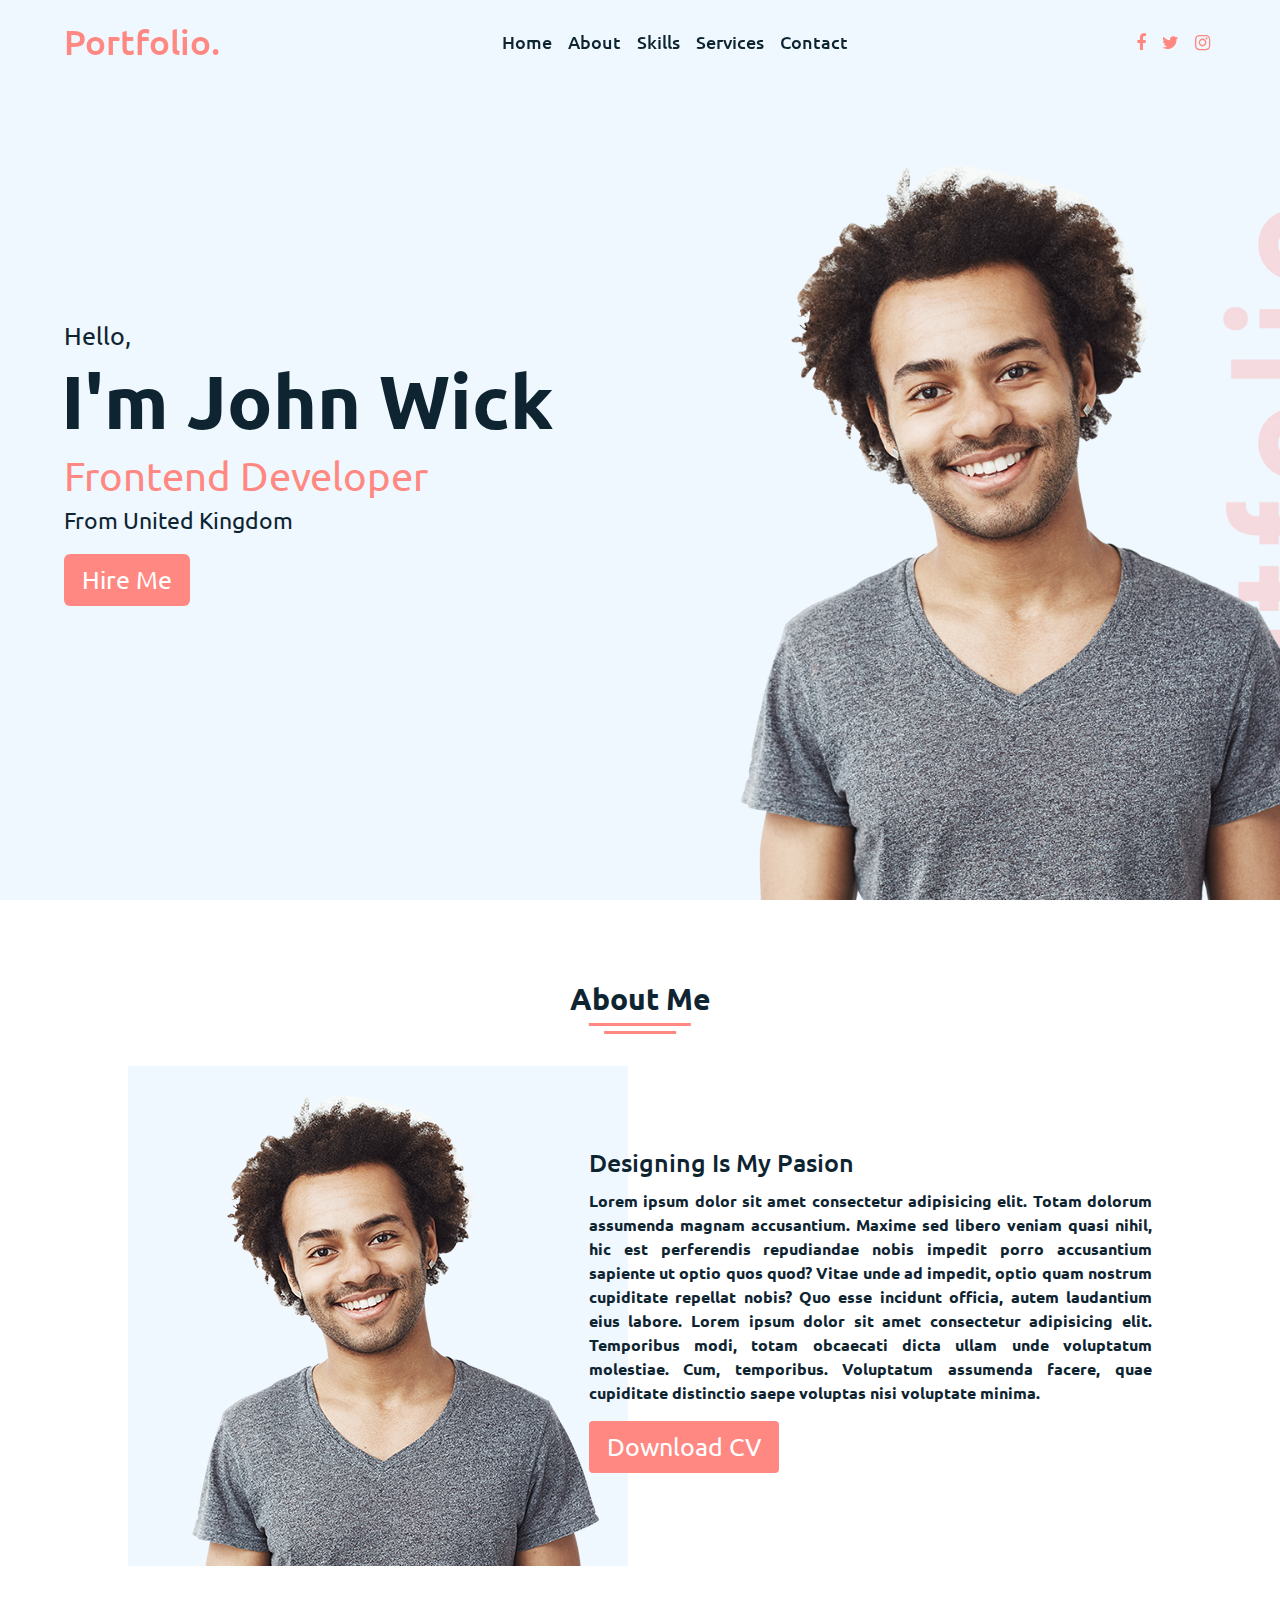
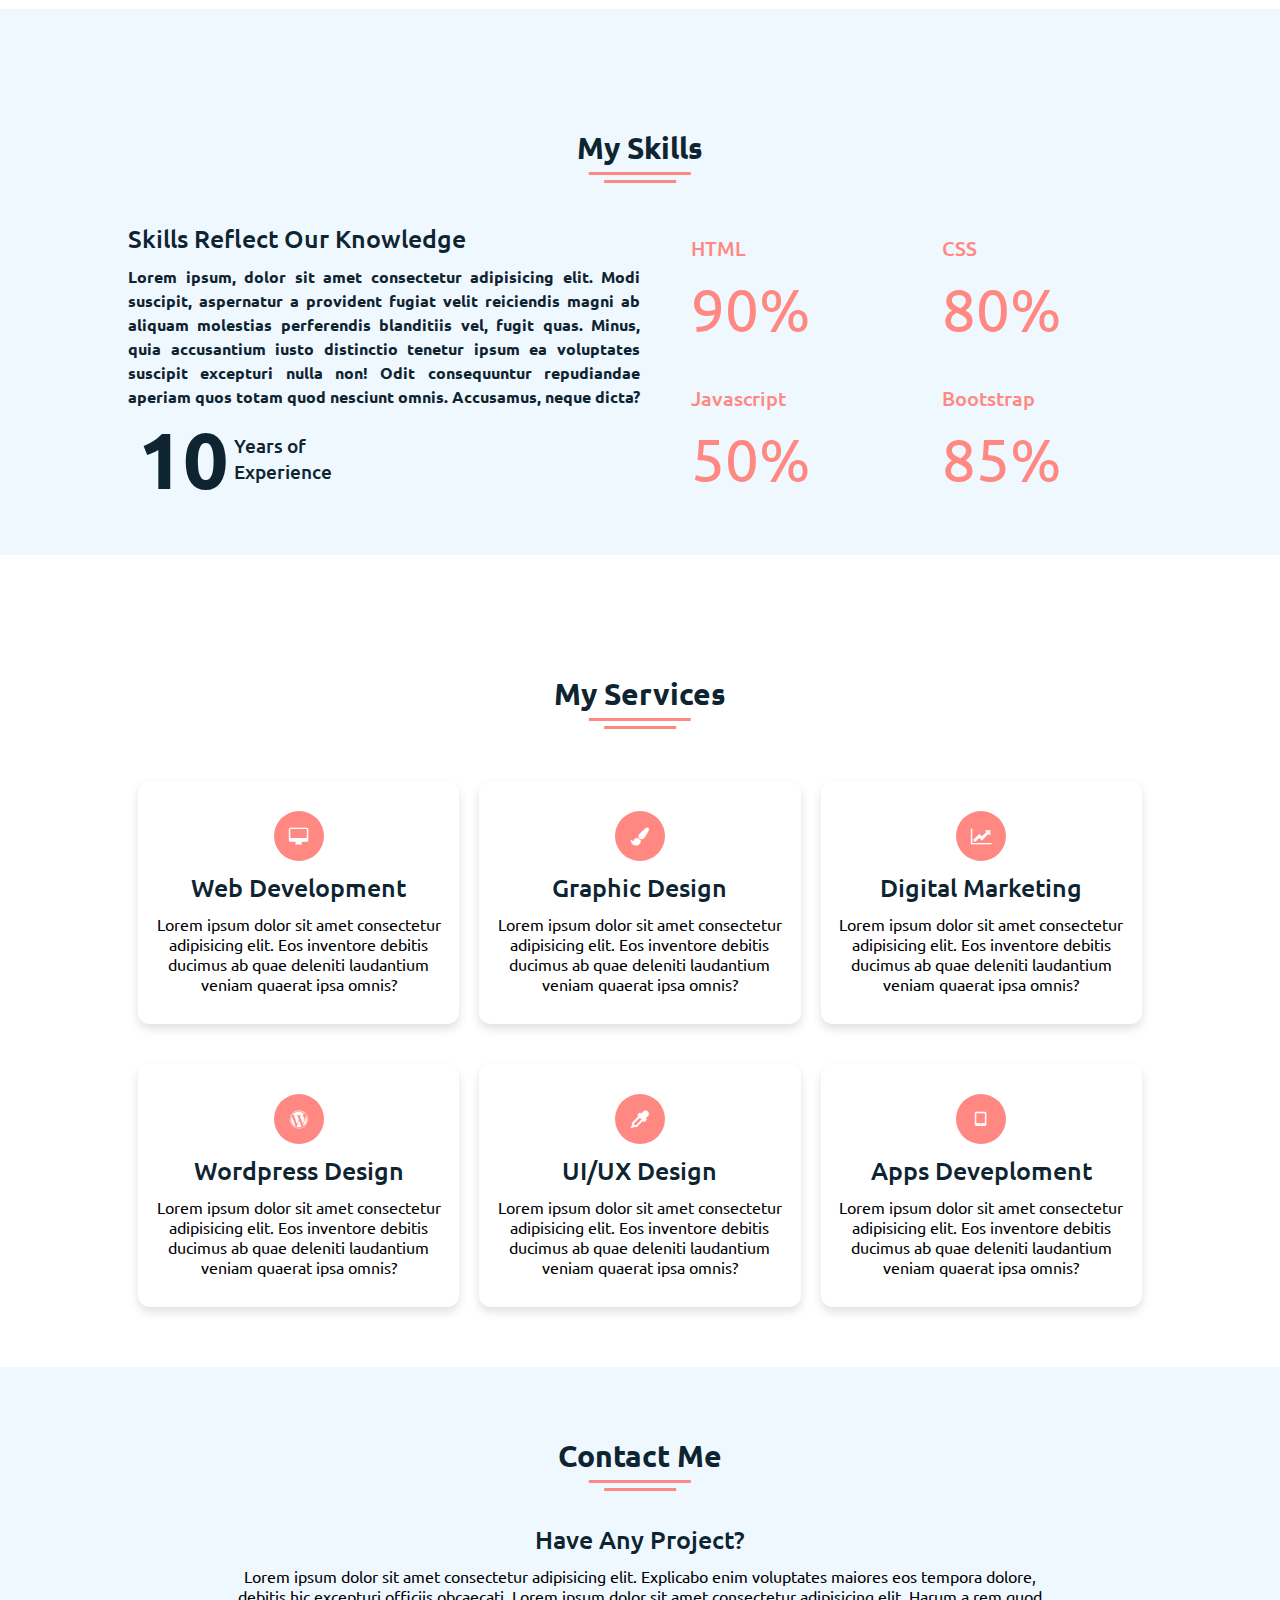
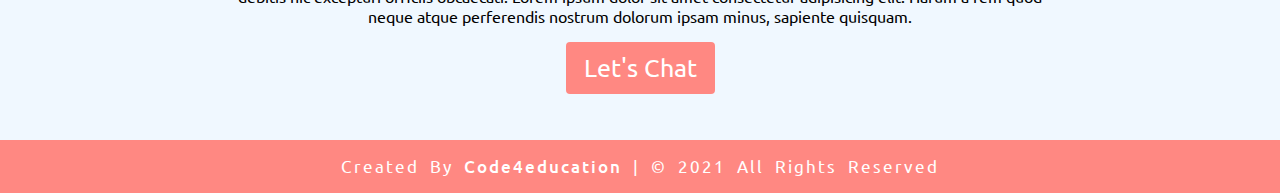
<file: portfolio/Portfolio Website/index.html>
<!DOCTYPE html>
<html lang="en">
<head>
    <meta charset="UTF-8">
    <meta http-equiv="X-UA-Compatible" content="IE=edge">
    <meta name="viewport" content="width=device-width, initial-scale=1.0">
    <link rel="stylesheet" href="css/style.css">
    <!-- Font Awesome cdn Link  -->
    <link rel="stylesheet" href="https://cdnjs.cloudflare.com/ajax/libs/font-awesome/4.7.0/css/font-awesome.min.css" integrity="sha512-SfTiTlX6kk+qitfevl/7LibUOeJWlt9rbyDn92a1DqWOw9vWG2MFoays0sgObmWazO5BQPiFucnnEAjpAB+/Sw==" crossorigin="anonymous" referrerpolicy="no-referrer" />
    <title>Portfolio</title>
</head>
<body>
    <!-- Navigation Menu Code Start-->
    <nav>
        <div class="navbar">
            <div class="logo"><a href="#">Portfolio.</a></div>
            <ul class="menu">
                <li><a href="#home">Home</a></li>
                <li><a href="#about">About</a></li>
                <li><a href="#skills">Skills</a></li>
                <li><a href="#services">Services</a></li>
                <li><a href="#contact">Contact</a></li>
                <div class="cancel-btn">
                    <i class="fa fa-times"></i>
                </div>
            </ul>
            <div class="media-icons">
                <a href="#"><i class="fa fa-facebook"></i></a>
                <a href="#"><i class="fa fa-twitter"></i></a>
                <a href="#"><i class="fa fa-instagram"></i></a>
            </div>
        </div>
        <div class="menu-btn"><i class="fa fa-bars"></i></div>
    </nav>
    <!-- Navigation Menu Code End-->

    <!-- Banner Section Code Start  -->
    <section class="home" id="home">
        <div class="home-content">
            <div class="text">
                <div class="text-one">Hello,</div>
                <div class="text-two">I'm John Wick</div>
                <div class="text-three">Frontend Developer</div>
                <div class="text-four">From United Kingdom</div>
            </div>
            <div class="button">
                <button>Hire Me</button>
            </div>
        </div>
    </section>
    <!-- Banner Section Code End  -->

    <!-- About Section Code Start  -->
    <section class="about" id="about">
        <div class="content">
            <div class="title">About Me</div>
            <div class="about-details">
                <div class="left">
                    <img src="images/about.jpg" alt="">
                </div>
                <div class="right">
                    <div class="topic">Designing Is My Pasion</div>
                    <p>Lorem ipsum dolor sit amet consectetur adipisicing elit.
                       Totam dolorum assumenda magnam accusantium. Maxime sed libero veniam quasi nihil,
                       hic est perferendis repudiandae nobis impedit porro accusantium sapiente ut optio quos quod?
                       Vitae unde ad impedit, optio quam nostrum cupiditate repellat nobis?
                       Quo esse incidunt officia, autem laudantium eius labore.
                       Lorem ipsum dolor sit amet consectetur adipisicing elit. Temporibus modi,
                       totam obcaecati dicta ullam unde voluptatum molestiae. Cum, temporibus.
                       Voluptatum assumenda facere, quae cupiditate distinctio saepe voluptas nisi voluptate minima.</p>
                       <div class="button"><button>Download CV</button></div>
                </div>
            </div>
        </div>
    </section>
    <!-- About Section Code End  -->

    <!-- Skills Section Code Start  -->
    <section class="skills" id="skills">
        <div class="content">
            <div class="title">My Skills</div>
            <div class="skills-details">
                <div class="text">
                    <div class="topic">Skills Reflect Our Knowledge</div>
                    <p>Lorem ipsum, dolor sit amet consectetur adipisicing elit.
                       Modi suscipit, aspernatur a provident fugiat velit reiciendis magni
                       ab aliquam molestias perferendis blanditiis vel, fugit quas. Minus,
                       quia accusantium iusto distinctio tenetur ipsum ea voluptates
                       suscipit excepturi nulla non! Odit consequuntur repudiandae aperiam
                       quos totam quod nesciunt omnis. Accusamus, neque dicta?</p>
                       <div class="experience">
                           <div class="num">10</div>
                           <div class="exp">Years of <br> Experience</div>
                       </div>
                </div>
                <div class="boxes">
                    <div class="box">
                        <div class="topic">HTML</div>
                        <div class="per">90%</div>
                    </div>
                    <div class="box">
                        <div class="topic">CSS</div>
                        <div class="per">80%</div>
                    </div>
                    <div class="box">
                        <div class="topic">Javascript</div>
                        <div class="per">50%</div>
                    </div>
                    <div class="box">
                        <div class="topic">Bootstrap</div>
                        <div class="per">85%</div>
                    </div>
                </div>
            </div>
        </div>
    </section>
    <!-- Skills Section Code End  -->

    <!-- Services Section Code Start  -->
    <section class="services" id="services">
        <div class="content">
            <div class="title">My Services</div>
            <div class="boxes">
                <div class="box">
                    <div class="icon">
                        <i class="fa fa-desktop"></i>
                    </div>
                    <div class="topic">Web Development</div>
                    <p>Lorem ipsum dolor sit amet consectetur adipisicing elit. Eos inventore debitis ducimus ab quae deleniti laudantium veniam quaerat ipsa omnis?</p>
                </div>
                <div class="box">
                    <div class="icon">
                        <i class="fa fa-paint-brush"></i>
                    </div>
                    <div class="topic">Graphic Design</div>
                    <p>Lorem ipsum dolor sit amet consectetur adipisicing elit. Eos inventore debitis ducimus ab quae deleniti laudantium veniam quaerat ipsa omnis?</p>
                </div>
                <div class="box">
                    <div class="icon">
                        <i class="fa fa-line-chart"></i>
                    </div>
                    <div class="topic">Digital Marketing</div>
                    <p>Lorem ipsum dolor sit amet consectetur adipisicing elit. Eos inventore debitis ducimus ab quae deleniti laudantium veniam quaerat ipsa omnis?</p>
                </div>
                <div class="box">
                    <div class="icon">
                        <i class="fa fa-wordpress"></i>
                    </div>
                    <div class="topic">Wordpress Design</div>
                    <p>Lorem ipsum dolor sit amet consectetur adipisicing elit. Eos inventore debitis ducimus ab quae deleniti laudantium veniam quaerat ipsa omnis?</p>
                </div>
                <div class="box">
                    <div class="icon">
                        <i class="fa fa-eyedropper" aria-hidden="true"></i>
                    </div>
                    <div class="topic">UI/UX Design</div>
                    <p>Lorem ipsum dolor sit amet consectetur adipisicing elit. Eos inventore debitis ducimus ab quae deleniti laudantium veniam quaerat ipsa omnis?</p>
                </div>
                <div class="box">
                    <div class="icon">
                        <i class="fa fa-tablet"></i>
                    </div>
                    <div class="topic">Apps Deveploment</div>
                    <p>Lorem ipsum dolor sit amet consectetur adipisicing elit. Eos inventore debitis ducimus ab quae deleniti laudantium veniam quaerat ipsa omnis?</p>
                </div>
                
            </div>
        </div>
    </section>
    <!-- Services Section Code End  -->

    <!-- Contact Section Code Start  -->
    <section class="contact" id="contact">
        <div class="content">
            <div class="title">Contact Me</div>
            <div class="text">
                <div class="topic">Have Any Project?</div>
                <p>Lorem ipsum dolor sit amet consectetur adipisicing elit. Explicabo enim voluptates maiores eos tempora dolore, debitis hic excepturi officiis obcaecati.
                    Lorem ipsum dolor sit amet consectetur adipisicing elit. Harum a rem quod neque atque perferendis nostrum dolorum ipsam minus, sapiente quisquam.
                </p>
                <div class="button"><button>Let's Chat</button></div>
            </div>
        </div>
    </section>
    <!-- Contact Section Code End  -->

    <!-- Footer Section Code Start  -->
    <footer>
        <div class="text">
            <span>Created By <a href="#">Code4education</a> | &#169; 2021 All Rights Reserved</span>
        </div>
    </footer>
    <!-- Footer Section Code End  -->

    <!-- goto Top Btn Code Start  -->
        <a href="#home" class="scroll-button">
            <i class="fa fa-arrow-up"></i>
        </a>
    <!-- goto Top Btn Code End  -->

    <!-- Script  -->
    <script src="Javascript/script.js"></script>
</body>
</html>
</file>
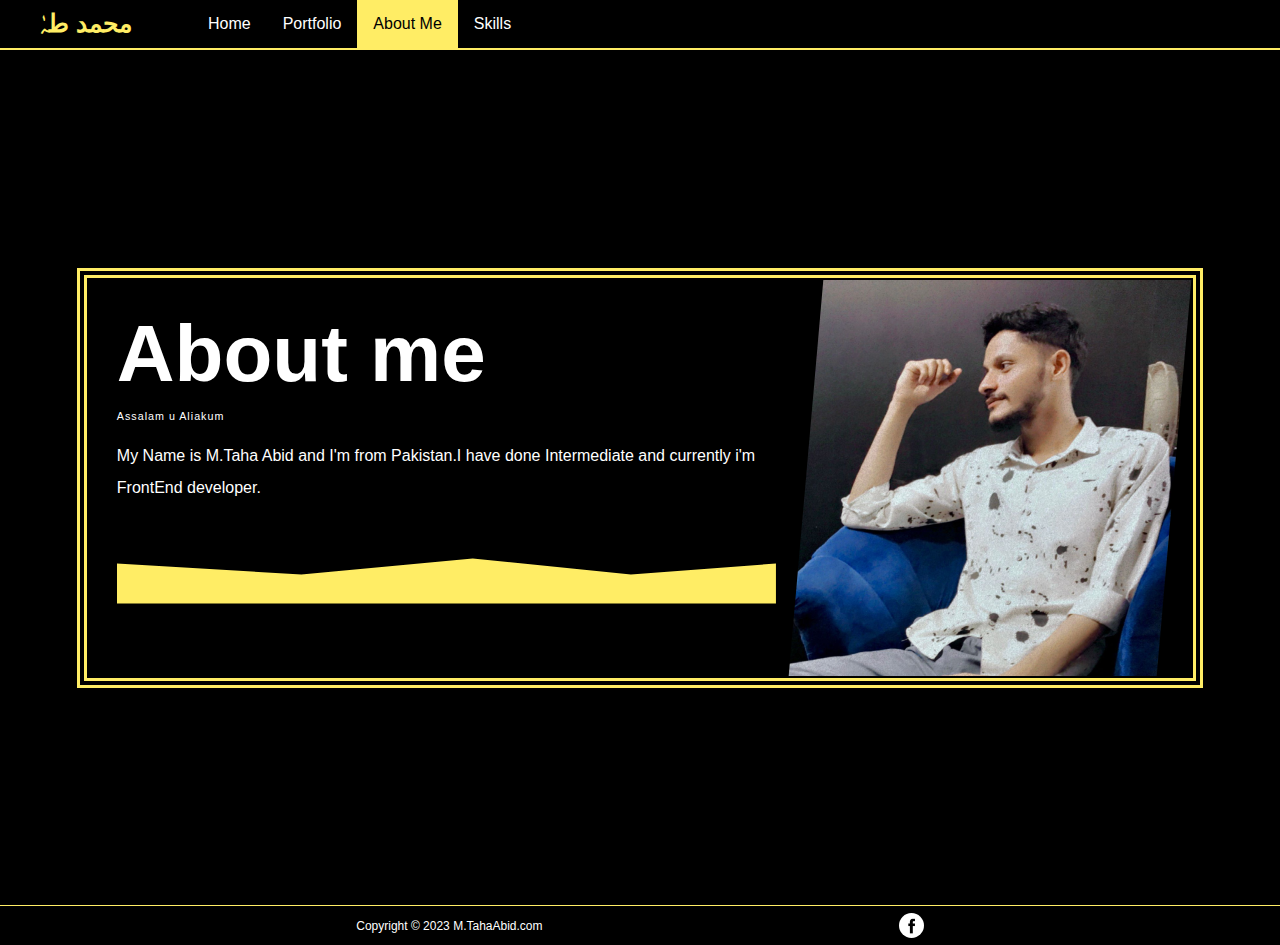
<file: aboutMe.html>
<!DOCTYPE html>
<html lang="en">
<head>
    <meta charset="UTF-8">
    <meta http-equiv="X-UA-Compatible" content="IE=edge">
    <meta name="viewport" content="width=device-width, initial-scale=1.0">
    <title>M.Taha Abid</title>
    <link rel="stylesheet" href="css/style.css">
    <link rel="stylesheet" href="css/responsive.css">
</head>
<body class="theme1">
    <!-- NavBar  -->
    <nav class="nav-light">  
        <a href="index.html" class="logo">محمد طہٰ</a>
        <button class="navBtn nav-open" data-hide-element="aboutme-content">
            <span></span>
            <span></span>
            <span></span>
        </button>
        <ul>
            <li><a href="index.html" class="nav-link">Home</a></li>
            <li><a href="portfolio.html" class="nav-link">Portfolio</a></li>
            <li><a href="aboutMe.html" class="nav-link active">About Me</a></li>
            <li><a href="skills.html" class="nav-link">Skills</a></li>
            
        </ul>
    </nav>
     <section class="aboutme-section">
        <div class="aboutme-content">

            <div class="aboutme-box">
                <h2>About me</h2>
                <h6> Assalam u Aliakum</h6>
                <br>
                <p>
                    My Name is M.Taha Abid and I'm from Pakistan.I have done Intermediate and
                    currently i'm FrontEnd developer.
                </p>
                <span></span>
            </div>
            <div class="aboutme-img">
                <img src="./images/Taha4.jpeg" alt="">
            </div>
        </div>
     </section>
     <!-- Footer  -->
     <footer>
        <div class="left"><p>Copyright © 2023 M.TahaAbid.com</p></div>
        <div class="right">
            <a href="https://www.facebook.com/profile.php?id=100014654986916&mibextid=LQQJ4d" target="_blank" title="Facebook"><img src="images/facebookIcon.png" alt="Facebook"></a>
            
            
        </div>
    </footer>
    <!-- Script  -->
    <script src="javascript/script.js"></script>
</body>
</html>
</file>
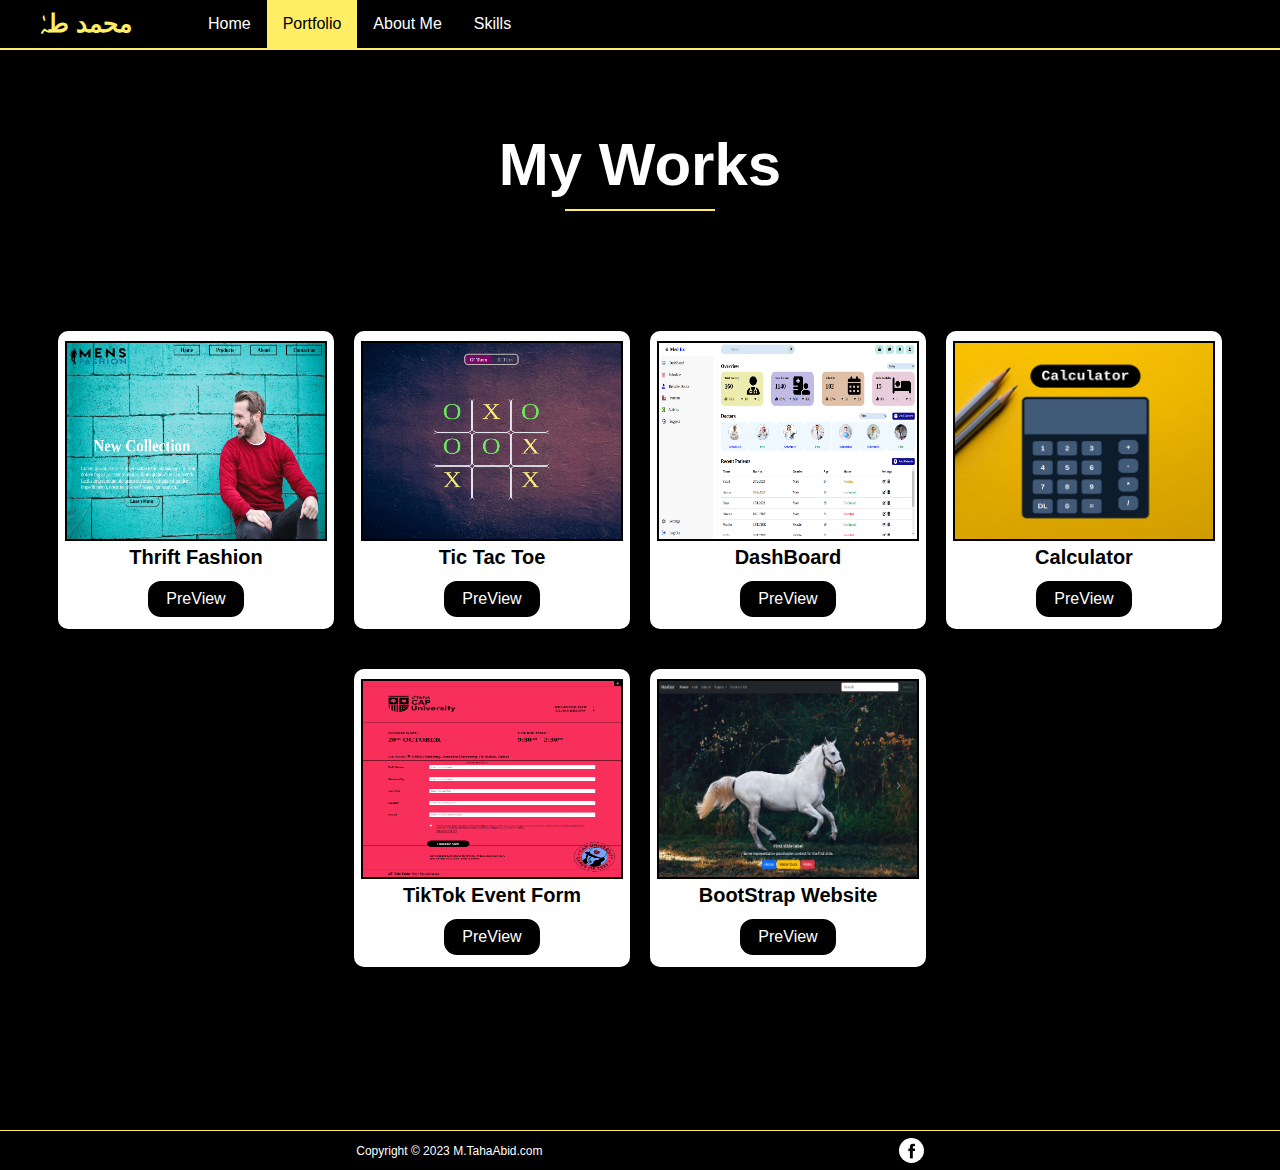
<file: portfolio.html>
<!DOCTYPE html>
<html lang="en">
<head>
    <meta charset="UTF-8">
    <meta http-equiv="X-UA-Compatible" content="IE=edge">
    <meta name="viewport" content="width=device-width, initial-scale=1.0">
    <title>M.Taha Abid</title>
    <link rel="stylesheet" href="css/style.css">
    <link rel="stylesheet" href="css/responsive.css">
</head>
<body>
    <!-- NavBar  -->
    <nav class="nav-light">  
        <a href="index.html" class="logo">محمد طہٰ</a>
        <button class="navBtn nav-open" data-hide-element="portfolio-boxes" data-elemnt-count="2">
            <span></span>
            <span></span>
            <span></span>
        </button>
        <ul>
            <li><a href="index.html" class="nav-link">Home</a></li>
            <li><a href="portfolio.html" class="nav-link active">Portfolio</a></li>
            <li><a href="aboutMe.html" class="nav-link">About Me</a></li>
            <li><a href="skills.html" class="nav-link">Skills</a></li>
            
        </ul>
    </nav>
    <!-- portfolio Section  -->
    <section class="section-portfolio portfolio-page">
        <h1>My Works</h1>
        <div class="portfolio-boxes">
            <div class="portfolio-box">
                <img src="images/Ecommerce website.png" alt="Thrift Fashion">
                <h3>Thrift Fashion</h3>
                <a href="https://mtaha000.github.io/ecommerce/" target="_" class="btn2">PreView</a>
            </div>
            <div class="portfolio-box">
                <img src="images/ti tac toe.png" alt="Tic Tac Toe">
                <h3>Tic Tac Toe</h3>
                <a href="https://mtaha000.github.io/tik-tac-toe/" target="_" class="btn2">PreView</a>
            </div>
            <div class="portfolio-box">
                <img src="images/dashboard.png" alt="Foods4You">
                <h3>DashBoard</h3>
                <a href="https://mtaha000.github.io/medex/" target="_" class="btn2">PreView</a>
            </div>
            <div class="portfolio-box">
                <img src="images/calculator.png" alt="Arrange The Word">
                <h3>Calculator</h3>
                <a href="https://mtaha000.github.io/calculator/" target="_" class="btn2">PreView</a>
            </div>
            <div class="portfolio-box">
                <img src="images/form.png" alt="Arrange The Word">
                <h3>TikTok Event Form</h3>
                <a href="https://mtaha000.github.io/form/" target="_" class="btn2">PreView</a>
            </div>
            <div class="portfolio-box">
                <img src="images/bootStrap.png" alt="Arrange The Word">
                <h3>BootStrap Website</h3>
                <a href="https://mtaha000.github.io/bootstrap/" target="_" class="btn2">PreView</a>
            </div>
        </div>
    </section>
     <!-- Footer  -->
     <footer>
        <div class="left"><p>Copyright © 2023 M.TahaAbid.com</p></div>
        <div class="right">
            <a href="https://www.facebook.com/profile.php?id=100014654986916&mibextid=LQQJ4d" target="_blank" title="Facebook"><img src="images/facebookIcon.png" alt="Facebook"></a>
            
            
        </div>
    </footer>
    <!-- Script  -->
    <script src="javascript/script.js"></script>
</body>
</html>
</file>
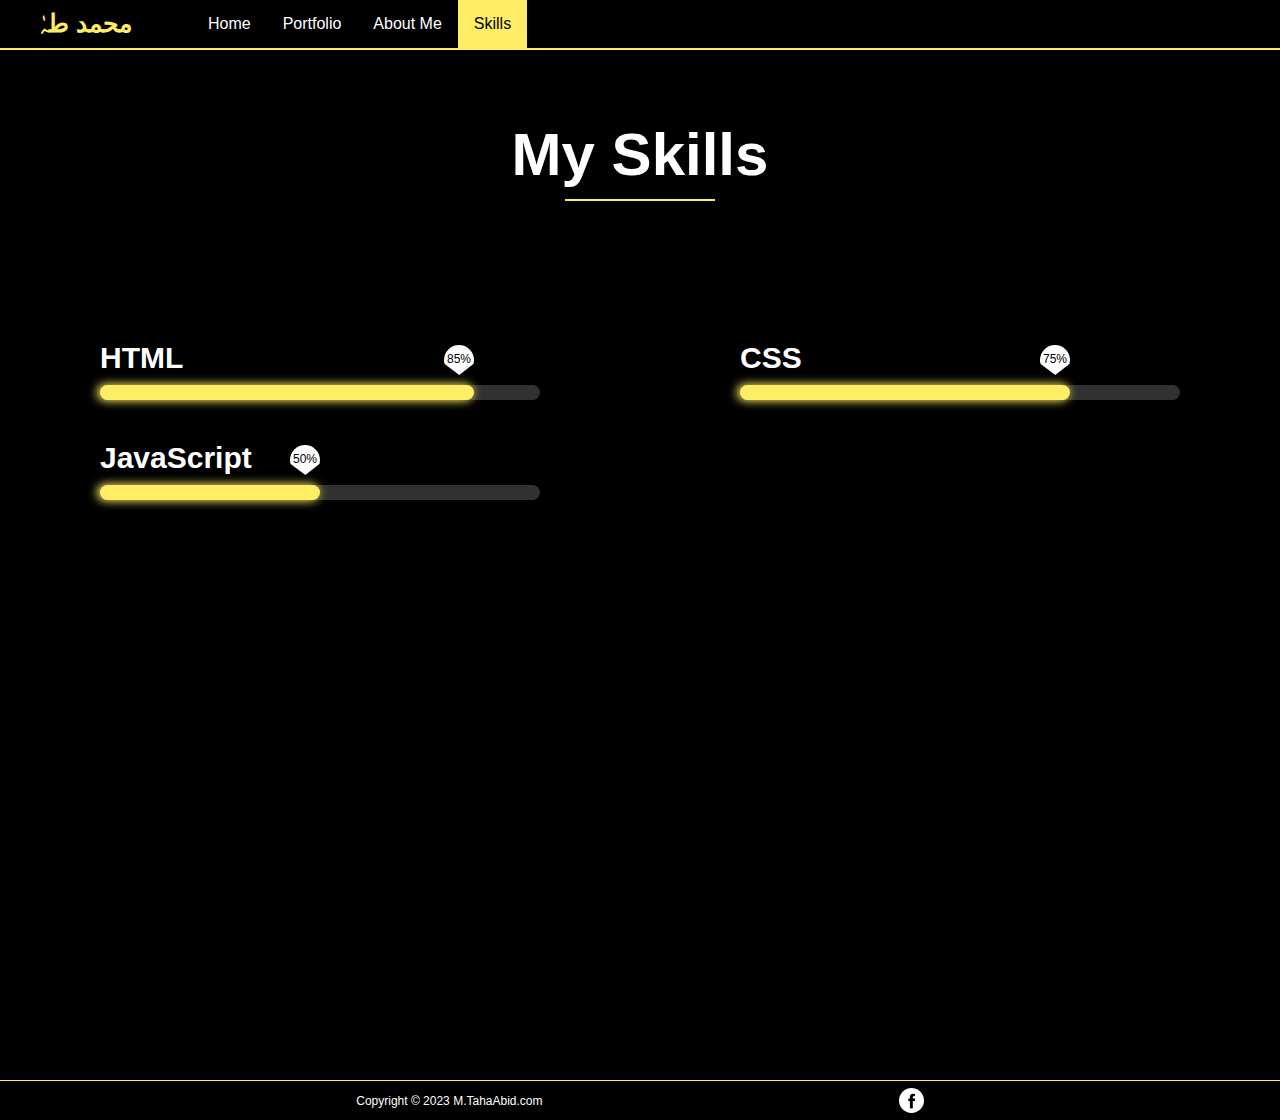
<file: skills.html>
<!DOCTYPE html>
<html lang="en">
<head>
    <meta charset="UTF-8">
    <meta http-equiv="X-UA-Compatible" content="IE=edge">
    <meta name="viewport" content="width=device-width, initial-scale=1.0">
    <title>M.Taha Abid</title>
    <link rel="stylesheet" href="css/style.css">
    <link rel="stylesheet" href="css/responsive.css">
</head>
<body class="theme1">
        <!-- Hero Section   -->
        <!-- Skills Section  -->
    <section class="section-skills skills-page">
            <!-- NavBar  -->
            <nav class="nav-light">  
                <a href="index.html" class="logo">محمد طہٰ</a>
                <button class="navBtn nav-open" data-hide-element="skills-boxes">
                    <span></span>
                    <span></span>
                    <span></span>
                </button>
                <ul>
                    <li><a href="index.html" class="nav-link">Home</a></li>
                    <li><a href="portfolio.html" class="nav-link">Portfolio</a></li>
                    <li><a href="aboutMe.html" class="nav-link">About Me</a></li>
                    <li><a href="skills.html" class="nav-link active">Skills</a></li>
                    
                </ul>
            </nav>
        <h1>My Skills</h1>
        <div class="skills-boxes">
            <!-- <div class="skill-category">Languages</div> -->
            <!-- Html  -->
            <div class="skill-box">
                <h3>HTML</h3>
                <div class="progress-bar">
                    <span style="width: 85%;"></span>
                    <span>85%</span>
                </div>
            </div>
            <!-- Css  -->
            <div class="skill-box">
                <h3>CSS</h3>
                <div class="progress-bar">
                    <span style="width: 75%;"></span>
                    <span>75%</span>
                </div>
            </div>
            <!-- JavaScript -->
            <div class="skill-box">
                <h3>JavaScript</h3>
                <div class="progress-bar">
                    <span style="width: 50%;"></span>
                    <span>50%</span>
                </div>
            </div>
            
        </div>
    </section>
          <!-- Footer  -->
    <footer>
        <div class="left"><p>Copyright © 2023 M.TahaAbid.com</p></div>
        <div class="right">
            <a href="https://www.facebook.com/profile.php?id=100014654986916&mibextid=LQQJ4d" target="_blank" title="Facebook"><img src="images/facebookIcon.png" alt="Facebook"></a>
            
            
        </div>
    </footer>
      <!-- Script  -->
      <script src="javascript/script.js"></script>
</body>
</html>
</file>
<file: css/style.css>
*{margin:0;padding:0;box-sizing:border-box;
    font-family: 'Franklin Gothic Medium', 'Arial Narrow', Arial, sans-serif;}
/* colors */
:root{
    --hero-bg:linear-gradient(45deg,var(--secondary) 65%,var(--primary) 35%);
    --secondary:#000000;
    --text-color:white;
    --nav-links:#000000;
    /* Theme1  */
    --theme1-primary:#FFED65;
    /* Theme2  */
    --theme2-primary:#576490;
    --theme2-primary:#8395D1;
    /* Theme3  */
    --theme3-primary:#5BC0EB;
}
/* Style According to Theme  ------------------------------------*/
/* Theme1  ===============*/
/* bg color */
.theme1 .hero-bg-part{
    background:var(--theme1-primary);
}
.theme1 nav .nav-link.active,.theme1 nav .nav-link:hover{
    background: var(--theme1-primary);
}
.theme1 .btn:hover{
    background: var(--theme1-primary);
}
.theme1 .profile-picture{
    background: var(--theme1-primary);
}
.theme1 .progress-bar span:first-child{
    background: var(--theme1-primary);
    box-shadow: -2px 0 10px 1px var(--theme1-primary);
}
.theme1 h1::after{
    background: var(--theme1-primary);
}
.theme1 nav .logo{
    color: var(--theme1-primary);
}
.theme1 .aboutme-section .aboutme-content{
    border: 10px double var(--theme1-primary);
}
.theme1 .aboutme-box span{
    background: var(--theme1-primary);
}
.theme1 .nav-light .navBtn.nav-open span{
    background: var(--theme1-primary);
}
.theme1::-webkit-scrollbar-thumb{
    background: var(--theme1-primary);
}
/* color */
.theme1 h2 span{
    color: var(--theme1-primary);
}
/* Border color */
.theme1 nav{border-color: var(--theme1-primary);}
.theme1 footer{border-top: 1px solid var(--theme1-primary);}
/* Theme2  ===============*/
/* bg color */
.theme2 .hero-bg-part{
    background:var(--theme2-primary);
    
}
.theme2 .btn:hover{
    background: var(--theme2-primary);
}
.theme2 nav .nav-link.active,.theme2 nav .nav-link:hover{
    background: var(--theme2-primary);
}
.theme2 .profile-picture{
    background: var(--theme2-primary);
}
.theme2 .progress-bar span:first-child{
    background: var(--theme2-primary);
    box-shadow: -2px 0 10px 1px var(--theme2-primary);
}
.theme2 h1::after{
    background: var(--theme2-primary);
}
.theme2 nav .logo{
    color: var(--theme2-primary);
}
.theme2 .aboutme-section .aboutme-content{
    border: 10px double var(--theme2-primary);
}
.theme2 .aboutme-box span{
    background: var(--theme2-primary);
}
.theme2 .nav-light .navBtn.nav-open span{
    background: var(--theme2-primary);
}
.theme2::-webkit-scrollbar-thumb{
    background: var(--theme2-primary);
}
/* color */
.theme2 h2 span{
    color: var(--theme2-primary);
}
/* Border color */
.theme2 nav{border-color: var(--theme2-primary);}
.theme2 footer{border-top: 1px solid var(--theme2-primary);}
/* Theme3  ===============*/
/* bg color */
.theme3 .hero-bg-part{
    background:var(--theme3-primary);
    
}
.theme3 .btn:hover{
    background: var(--theme3-primary);
}
.theme3 nav .nav-link.active,.theme3 nav .nav-link:hover{
    background: var(--theme3-primary);
}
.theme3 .profile-picture{
    background: var(--theme3-primary);
}
.theme3 .progress-bar span:first-child{
    background: var(--theme3-primary);
    box-shadow: -2px 0 10px 1px var(--theme3-primary);
}
.theme3 h1::after{
    background: var(--theme3-primary);
}
.theme3 nav .logo{
    color: var(--theme3-primary);
}
.theme3 .aboutme-section .aboutme-content{
    border: 10px double var(--theme3-primary);
}
.theme3 .aboutme-box span{
    background: var(--theme3-primary);
}
.theme3 .nav-light .navBtn.nav-open span{
    background: var(--theme3-primary);
}
.theme3::-webkit-scrollbar-thumb{
    background: var(--theme3-primary);
}
/* color */
.theme3 h2 span{
    color: var(--theme3-primary);
}
/* Border color */
.theme3 nav{border-color: var(--theme3-primary);}
.theme3 footer{border-top: 1px solid var(--theme3-primary);}
/* Common Style  ------------------------------------*/
body{position: relative;overflow-x: hidden;}
h2{
    font-size: 80px;
    color: var(--text-color);
    margin-bottom: 10px;
}
h2 span{
    color: var(--primary);
    font-size: 90px;
}
h3{
    color: var(--text-color);
    font-size: 30px;
    margin-bottom: 10px;
}
h1{
    color: var(--text-color);
    font-size: 60px;
    text-align: center;
    display: flex;
    display: -ms-flexbox;
    display: -webkit-flex;
    flex-direction: column;
    -ms-flex-direction: column;
    align-items: center;
}
h1::after{
    content: '';
    display: block;
    width: 150px;
    height: 2px;
    margin-top: 10px;
    background: var(--theme3-primary);
}
.btn,.btn2{
    width: 100px;
    border-radius: 15px;
    padding: 9px 5px;
    display: flex;
    display: -ms-flexbox;
    display: -webkit-flex;
    justify-content: center;
    align-content: center;
    color: var(--text-color);
    text-decoration: none;
    margin: 0 10px;
    transition: .3s;
    -webkit-transition:.3s ;
    -o-transition: .3s;
    -moz-transition: .3s;
    border: 2px solid var(--text-color);
    text-align: center;
}
.btn2{
    background: var(--secondary);
}
.btn:first-child{margin-left: 0;}
.btn:hover{
    transform: scale(1.2);
    -o-transform: scale(1.2);
    -ms-transform: scale(1.2);
    -webkit-transform:scale(1.2) ;
    padding-top: 10px;
    font-weight: 900;
    border-radius: 3px;
    color: var(--secondary);
    border: none;
}
.btn-group{
    margin: 20px 0;
    display: flex;
    display: -ms-flexbox;
    display: -webkit-flex;
    justify-content: center;
}
.hide{
    display: none !important;
}

/* Hero Section Style  -----------------------------------------------------------*/
.hero{
    width: 100%;
    height: 100vh;
    position: relative;
    background: var(--secondary);
}
.hero-bg-part{
    width: 50%;
    height: 100%;
    position: absolute;
    top: 0;
    right: 0;
    clip-path: polygon(0 0, 100% 0, 100% 100%, 50% 52%);
}
/* NavBar Style  =======================*/
nav{
    width: 100%;
    height: 50px;
    display: flex;
    display: -ms-flexbox;
    display: -webkit-flex;
    align-items: center;
    padding: 0 40px;
    border-bottom: 2px solid;
}
.nav-light{
    background: var(--secondary);
}
nav .logo{
    font-size: 25px;
    color: var(--text-color);
    text-decoration: none;
    font-weight: 900;
    color: var(--theme1-primary);
}
nav ul {
    display: flex;
    display: -ms-flexbox;
    display: -webkit-flex;
    margin-left: 130px;
    list-style: none;
}
nav .nav-link{
    padding: 16px;
    text-decoration: none;
    color: var(--text-color);
    transition: .5s;
    -webkit-transition:.5s ;
    -o-transition:.5s ;
    -moz-transition:.5s ;
}
nav .nav-link:hover,nav .nav-link.active{
    background: var(--primary);
    color: var(--secondary);
}
.navBtn{
    width: 35px;
    height: 100%;
    border: none;
    display: none;
}
.navBtn span{
    width: 100%;
    background: #000;
    display: block;
    margin: 3px 0;
}
.nav-close span{
    background: var(--text-color);
    border: 1px solid var(--text-color);
    margin: 0;
}
.navBtn.nav-open span{
    border-radius: 10px;
    height: 3px !important;
}

.nav-close span:nth-child(1){
    transform: rotate(45deg);
    -o-transform: rotate(45deg);
    -ms-transform:rotate(45deg) ;
    -webkit-transform: rotate(45deg);
    transform-origin: center;
    -o-transform-origin: center;
    -ms-transform-origin: center;
    -moz-transform-origin:center ;
    -webkit-transform-origin:center ;
}
.nav-close span:nth-child(2){
    display: none;
}
.nav-close span:nth-child(3){
    transform: rotate(-45deg) translateX(1px) translateY(-2px);
    -o-transform: rotate(-45deg) translateX(1px) translateY(-2px);
    -ms-transform:rotate(-45deg) translateX(1px) translateY(-2px) ;
    -webkit-transform:rotate(-45deg) translateX(1px) translateY(-2px) ;
    transform-origin: center;
    -o-transform-origin: center;
    -ms-transform-origin: center;
    -moz-transform-origin:center ;
    -webkit-transform-origin:center ;
}
.nav-open-anim{
    animation: .5s nav-open-anim linear 1 forwards;
}
@keyframes nav-open-anim {
    from{left: -100%;}
    to{left: 0;}
}
.nav-close-anim{
    animation: .5s nav-close-anim linear 1 forwards;
}
@keyframes nav-close-anim {
    from{left: 0;}
    to{left: -100%;}
}
/* hero-content-box Style  ==========================*/
.hero-content-box{
    width: 100%;
    height: calc(100% - 130px);
    margin:20px auto 0 auto ;
    display: flex;
    display: -ms-flexbox;
    display: -webkit-flex;
    align-items: center;
    justify-content: space-around;
}
.right{z-index: 1;}
/* Profile Picture  ============*/
.profile-picture{
    width: 500px;
    height: 500px;
    display: flex;
    display: -ms-flexbox;
    display: -webkit-flex;
    justify-content: center;
    align-items: center;
    margin-bottom: 20px;
    border-radius:53% 47% 52% 48% / 44% 66% 34% 56% ;
}
.profile-picture img {
    width: 70%;
    height: 70%;
    border-radius: 50%;
    border: 3px solid var(--secondary);
}
/* skills Section Style  -----------------------------------------------------------*/
.section-skills{
    width: 100%;
    min-height: 800px;
    padding-top: 40px;
    background: var(--secondary);
}
.skills-boxes{
    display: flex;
    display: -ms-flexbox;
    display: -webkit-flex;
    width: 100%;
    flex-wrap: wrap;
    /* margin: 100px 0; */
}
.section-skills h1{
    margin-bottom: 100px;
}
.section-skills .btn-group{
    margin-top: 100px;
}
.skills-boxes .skill-box{
    width: 50%;
    height: 100px;
    padding: 40px 100px;
}
.skill-box .progress-bar{
    width: 100%;
    height: 15px;
    border-radius: 20px;
    background: rgb(49, 49, 49);
    position: relative;
    display: flex;
    display: -ms-flexbox;
    display: -webkit-flex;
}
.progress-bar span:first-child{
    border-radius: 20px;
    height: 100%;
}
.progress-bar span:nth-child(2){
    transform: translateY(-40px) translateX(-30px);
    -o-transform: translateY(-40px) translateX(-30px);
    -ms-transform: translateY(-40px) translateX(-30px);
    -moz-transform:translateY(-40px) translateX(-30px) ;
    -webkit-transform: translateY(-40px) translateX(-30px);
    width: 30px;
    height: 30px;
    font-size: 12px;
    clip-path: polygon(0 0, 100% 0, 100% 62%, 51% 100%, 0 62%);
    background: var(--text-color);
    border-radius: 50%;
    color: var(--secondary);
    display: flex;
    display: -ms-flexbox;
    display: -webkit-flex;
    justify-content: center;
    align-items: center;
    padding:0 2px 2px 2px;
}
.htmlProgressBarLineAnim{
    animation: htmlProgressBarLineAnim 1.5s linear 1 forwards;
}
@keyframes htmlProgressBarLineAnim {
    0%{width: 0;}
    100%{width: 95%;}
}
.cssProgressBarLineAnim{
    animation: cssProgressBarLineAnim 1.5s linear 1 forwards;
}
@keyframes cssProgressBarLineAnim {
    0%{width: 0;}
    100%{width: 90%;}
}
.javaScriptProgressBarLineAnim{
    animation: javaScriptProgressBarLineAnim 1.5s linear 1 forwards;
}
@keyframes javaScriptProgressBarLineAnim {
    0%{width: 0;}
    100%{width: 70%;}
}
.javaProgressBarLineAnim{
    animation: javaProgressBarLineAnim 1.5s linear 1 forwards;
}
@keyframes javaProgressBarLineAnim {
    0%{width: 0;}
    100%{width: 50%;}
}
/* Portfolio Section Style  ---------------------------------------------------------*/
.section-portfolio{
    width: 100%;
    min-height: 800px;
    background: var(--secondary);
}
.portfolio-boxes{
    width: 100%;
    padding-bottom: 100px !important;
    margin-bottom: 0 !important;
    display: flex;
    display: -ms-flexbox;
    display: -webkit-flex;
    justify-content: center;
    flex-wrap: wrap;
    padding: 0 40px;
}
.section-portfolio h1{
    margin-bottom: 100px;
}
.section-portfolio .btn-group{
   transform: translateY(80px);
   -o-transform: translateY(80px);
    -ms-transform: translateY(80px);
    -moz-transform:translateY(80px);
    -webkit-transform:translateY(80px) ;
  margin-bottom: 100px !important;
}
.section-home .portfolio-box:nth-child(even){
    transform: translateY(50px);
    -o-transform:translateY(50px) ;
    -ms-transform: translateY(50px);
    -moz-transform:translateY(50px) ;
    -webkit-transform:translateY(50px) ;
}
.portfolio-box{
    width: 23%;
    background: var(--theme2-primary);
    background: var(--text-color);
    display: flex;
    display: -ms-flexbox;
    display: -webkit-flex;
    flex-direction: column;
    -ms-flex-direction: column;
    align-items: center;
    padding-bottom: 10px;
    border-radius: 10px;
    margin:20px 10px;
}

.portfolio-box h3{
    color: var(--secondary) !important;
    margin-top: 5px;
}
.portfolio-box img{
    width: 95%;
    margin-top: 10px;
    height: 200px;
    border: 2px solid #000;
}
/* Footer Style  ---------------------------------------------------------*/
footer{
    width: 100%;
    height: 40px;
    background: var(--secondary);
    border-top: 1px solid var(--theme1-primary);
    display: flex;
    display: -ms-flexbox;
    display: -webkit-flex;
    justify-content: space-evenly;
    align-items: center;
    color: var(--text-color);
}
footer .left p{
    font-size: 12px;
}
footer .right a{
    height: 25px;
    width: 25px;
    display: inline-flex;
    justify-content: center;
    align-items: center;
    background: var(--text-color);
    border-radius: 50%;
    padding: 3px;
}
footer .right img{
    height: 90%;
    width: 90%;
}
/*  */
/* About Me Page Style --------------------------------------- */
.aboutme-section{
    width: 100%;
    height: 95vh;
    background: var(--secondary);
    display: flex;
    display: -ms-flexbox;
    display: -webkit-flex;
    justify-content: center;
    align-items: center;
}
.aboutme-section .aboutme-content{
    width: 71%;
    display: flex;
    display: -ms-flexbox;
    display: -webkit-flex;
    border: 10px double var(--theme2-primary);
}
.aboutme-img{
    width: 35%;
    height: 400px;
    /* background: var(--theme2-primary); */
    display: flex;
    display: -ms-flexbox;
    display: -webkit-flex;
    align-items: center;
    justify-content: center;
    perspective: 100px;
}
.aboutme-box{
    padding: 30px;
    width: 65%;
}
.aboutme-box h6{
    color: var(--text-color);
    letter-spacing: 1px;
    font-weight: 500;
}
.aboutme-box span{
    width: 100%;
    height: 100px;
    align-self: flex-end;
    display: block;
    background: var(--theme1-primary);
    clip-path: polygon(54% 55%, 78% 71%, 100% 60%, 100% 100%, 0 100%, 0% 60%, 28% 71%);
}
.aboutme-box p{
    color: var(--text-color);
    line-height: 2;
}
.aboutme-img img{
    width: 95%;
    height: 99%;
    transform: skew(-5deg) translateX(-10px);
    -o-transform: skew(-5deg) translateX(-10px);
    -ms-transform:skew(-5deg) translateX(-10px);
    -moz-transform: skew(-5deg) translateX(-10px);
    -webkit-transform:skew(-5deg) translateX(-10px) ;
}
/*  */
/* Skills Page Style  -------------------------------------------*/
.skills-page{
    min-height: 120vh;
    padding-top: 0;
}
.skills-page nav{
    margin-bottom: 70px;
}
.skills-page .skills-boxes{
    margin-top: 0px;
    margin-bottom: 0;
    padding-bottom: 100px;
}
.skills-page .skill-category{
    width: 100%;
    font-size: 30px;
    margin:  60px 60px 0 60px;
    color: white;
    text-align: center;
    padding: 10px;
    border-top: 1px solid rgb(128, 128, 128);
    border-bottom: 1px solid rgb(128, 128, 128);
}
/* portfolio-page style -------------------------------------------- */
.portfolio-page{
    min-height: 120vh;
}
.portfolio-page .portfolio-boxes{
    margin: 100px 0;
}
.portfolio-page h1{
    padding-top: 80px;
}
/* Scrollbar Style  -------------------------------------*/
::-webkit-scrollbar{
    width: 7px;
}
::-webkit-scrollbar-track{
    background: var(--secondary);

}
::-webkit-scrollbar-thumb{
    border-left: 1px solid #000;
    border-radius: 10px;
}
/* contact-page Style  -----------------------------------------------------------*/
.section-contact{
    width: 100%;
    min-height: calc(100vh - 40px);
    background: var(--secondary);
}
.section-contact h1{
    margin-top: 30px;
}
.contact-box{    
    margin-top: 100px !important;
    text-align: center;
    margin-top: 50px;
}
</file>
<file: css/responsive.css>
/* Max Width 1550px */
@media (max-width:1550px) {
    .portfolio-box h3{
        font-size: 25px;
    }
    .aboutme-section .aboutme-content{
        width: 80%;
    }
}
/* Max Width 1430px */
@media (max-width:1430px) {
    nav ul{
        margin-left: 60px;
    }
    .portfolio-box h3{
        font-size: 20px;
    }
    .aboutme-section .aboutme-content{
        width: 88%;
    }
}
/* Max Width 1260px */
@media (max-width:1260px) {
    nav{
        padding: 0 20px;
    }
    nav ul{
        margin-left: 40px;
    }
    .aboutme-section .aboutme-content{
        width: 90%;
    }
    .aboutme-img{
        width: 30%;
    }
    .aboutme-box{
        width: 70%;
    }
}
/* Max Width 1190px */
@media (max-width:1190px) {
    nav{
        height: 40px;
    }
    nav .logo{
        font-size: 20px;
    }
    nav ul{
        margin-left: 20px;
    }
    nav .nav-link{
        font-size: 13px;
        padding-bottom: 12px;
        /* padding: 15px; */
    }
    .portfolio-box h3{
        font-size: 18px;
    }
    .btn2{
        font-size: 10px;
        padding: 5px;
    }
    .section-portfolio{
        padding: 40px 0;
    }
    .section-portfolio .btn-group{
        margin: 0;
        padding-bottom: 20px;
        height: 100px;
        align-items: center;
    }
    .portfolio-boxes{
        flex-wrap: wrap;
        /* margin:0; */
    }
    .portfolio-box{
        width: 27%;
    }
    .portfolio-box:nth-child(even){
        transform: translateY(50px);
        -o-transform:translateY(50px) ;
        -ms-transform: translateY(50px);
        -moz-transform:translateY(50px) ;
        -webkit-transform:translateY(50px) ;
    }
    .portfolio-box:nth-child(5){
        transform: translateY(80px);
        -o-transform: translateY(80px) ;
    -ms-transform: translateY(80px) ;
    -moz-transform: translateY(80px) ;
    -webkit-transform:  translateY(80px);
    }
    /* Aboutme  */
    .aboutme-content{
       flex-direction: column-reverse;
       -ms-flex-direction: column-reverse;
       align-items: center;
       
    }
    .aboutme-content h2{
        text-align: center;
    }
    .aboutme-img{
        height: 300px;
        transform: translateX(20px);
        -o-transform: translateX(20px) ;
    -ms-transform: translateX(20px) ;
    -moz-transform: translateX(20px) ;
    -webkit-transform:  translateX(20px);
    }
    .aboutme-box{
        width: 100%;
    }
    .aboutme-box h2{
        font-size: 50px;
    }
    .aboutme-box h6{
        text-align: center;
    }
    .aboutme-box p{
        padding: 0 200px;
        text-align: justify;
    }
}
/* Max Width 980px */
@media (max-width:980px) {
    nav{
        padding: 0 10px;
    }
    nav ul{
        margin-left: 10px;
    }
    .hero-bg-part{
        width: 40%;
    }
    .profile-picture{
        width: 400px;
        height: 400px;
    }
    h2{
        font-size: 60px;
    }
    h2 span{
        font-size: 75px;
    }
    h3{
        font-size: 20px;
    }
    .btn{
        font-size: 11px;
        padding: 5px;
    }
    .btn:hover{
        padding-top: 7px;
    }
    .portfolio-box{
        width: 46%;
        margin-top: 20px;
    }
    .portfolio-box:nth-child(5){
        transform: translateY(0px);
        -o-transform: translateY(0px) ;
    -ms-transform: translateY(0px) ;
    -moz-transform: translateY(0px) ;
    -webkit-transform:  translateY(0px);
    }
    .skills-boxes .skill-box{
        width: 100%;
    }
    /* About me  */
    .aboutme-box p{
        padding: 0 100px;
    }
    .aboutme-img{
        width: 40%;
    }
}
/* Max Width 800px */
@media (max-width:800px) {
    .hero-bg-part{
        width: 35%;
    }
    .profile-picture{
        width: 350px;
        height: 350px;
    }
    h2{
        font-size: 50px;
    }
    h2 span{
        font-size: 65px;
    }
    h3{
        font-size: 18px;
    }
    .btn{
        font-size: 10px;
        padding: 5px 3px;
    }
    .section-skills .btn{
        font-size: 11px;

    }
     /* About me  */
     .aboutme-box p{
        padding: 0 30px;
    }
    .aboutme-img{
        width: 45%;
        
    }
}
/* Max Width 746px */
@media (max-width:746px) {
    .hero-bg-part{
        width: 100%;
        height:40vh;
        clip-path: polygon(0% 15%, 0 0, 15% 0%, 85% 0%, 100% 0, 100% 15%, 100% 85%, 85% 85%, 85% 100%, 15% 100%, 15% 85%, 0% 85%);

    }
    .hero-content-box{
        flex-direction: column-reverse;
        -ms-flex-direction: column-reverse;
        justify-content: center;
    }
    .left{
        display: flex;
        display: -ms-flexbox;
        display: -webkit-flex;
        flex-direction: column;
        -ms-flex-direction: column;
        align-items: center;
    }
    nav{
        transform: translateZ(2000px);
        -o-transform:translateZ(2000px) ;
    -ms-transform:translateZ(2000px) ;
    -moz-transform:translateZ(2000px) ;
    -webkit-transform: translateZ(2000px);
        display: flex;
        display: -ms-flexbox;
        display: -webkit-flex;
        flex-wrap: wrap;
        padding: 0;
        justify-content: space-around;
    }
    nav::after{
        content: '';
        width: 100%;
        height: 2px;
        display: block;
        background: #000;
       
    }
    nav .logo{
        color: #000;
        font-weight: 900;
    }
    nav .nav-link{
        color: black;
    }
    .nav-light .nav-link{
        color: white;
    }
    .nav-light .logo{
        color: white;
    }
    .nav-light::after{
        display: none;
    }
    .nav-light .nav-link.active,
    .nav-light .nav-link:hover{
        color: black;
    }
    .profile-picture{
        border-radius: 50%;
    }
    .portfolio-box{
        width: 46%;
        margin-top: 20px;
    }
    .section-portfolio .btn-group{
        padding-top: 50px;
        padding-bottom: 50px;
        height: 00px;
    }
}
/* Max Width 615px */
@media (max-width:615px) {
    .profile-picture{
        width: 310px;
        height: 310px;
    }
    .skills-boxes .skill-box{
        padding: 40px 40px;
    }
    .portfolio-box{
        width: 80%;
    }
    .portfolio-box:nth-child(even){
        transform: translateY(0px);
        -o-transform: translateY(0px) ;
        -ms-transform:  translateY(0px);
        -moz-transform: translateY(0px) ;
        -webkit-transform: translateY(0px) ;
    }
    .portfolio-box:last-child{
        margin-bottom: 0;
    }
     /* About me  */
     .aboutme-box p{
        padding: 0 10px;
    }
    .aboutme-img{
        width: 50%;
        
    }
}
/* Max Width 526px */
@media (max-width:526px) {
   h1{
    font-size: 40px;
   }
   nav {
    margin-bottom: 30px;
    justify-content: space-between;
   }
   nav .logo{
    margin: 10px;
   }
   nav ul {
    width: 100%;
    margin: 0;
    height: 100vh;
    background: rgb(0, 0, 0);
    position: absolute;
    left: -100%;
    top: 0;
    flex-direction: column;
    -ms-flex-direction: column;
    align-items: center;
    justify-content: center;
   }
   nav ul li{
    margin: 20px;
   }
   nav .nav-link{
    color: white;
   }
   .navBtn{
    display: block;
    background: transparent;
    border-radius: 5px;
    padding: 2px;
    margin: 5px;
    margin-right: 20px;
    z-index: 99999;
   }
   .nav-light{
    height: 60px;
    margin-bottom: 0;
   }
   .nav-light .navBtn{
    margin: 5px 10px;
    height: 30px;
    width: 35px;
   }
   .nav-light .navBtn.nav-open span{
    margin: 4px 0;
   }
   
}
/* Max Width 490px */
@media (max-width:490px) {
  .profile-picture{
    width: 280px;
    height: 280px;
  }
  .portfolio-box{
    width: 100%;
  }
  .aboutme-box{
    padding: 0;
  }
  .aboutme-img{
    width: 60%;
  }
}
/* Max Width 430px */
@media (max-width:430px) {
    .profile-picture{
      width: 270px;
      height: 270px;
    }
    
}
/* Max Width 365px */
@media (max-width:365px) {
    h2{
        font-size: 40px;
    }
    h2 span{
        font-size: 55px;
    }
    h3{
        font-size: 15px;
    }
    .hero-content-box .btn{
        width: 70px;
    }
}
/* Max Height 730px */
@media (max-height:730px) {
    .aboutme-section{
        height: 100vh;
    }
    .aboutme-img{
        height: 250px;
    }
}
/* Max Height 650px */
@media (max-height:650px) {
    .aboutme-section{
        height: 110vh;
    }
    .aboutme-box h2{
        font-size: 35px;
    }
}
/* Max Height 570px */
@media (max-height:570px) {
    .aboutme-section{
        height: 110vh;
    }
    .aboutme-img{
        height: 200px;
    }
    .aboutme-box p{
        font-size: 12px;
    }
}
</file>
<file: portfolio/FastType2021/style.css>
*{
    margin: 0;padding: 0;box-sizing: border-box;
    font-family: 'Franklin Gothic Medium', 'Arial Narrow', Arial, sans-serif;
    letter-spacing: 2px;
}
/* Varibles  */
:root{
    --background:#192a56;
    --screen:#273c75;
    --primary-color:white;
    --secondary-color:#fff;
    --lastScore:white;
}
/* Common Style */
button{
    font-size: 15px;
    padding: 10px 30px;
    border-radius: 10px;
    outline: none;
    border: none;
    margin-bottom: 20px;
    font-weight: 900;
    background: black;
    color: var(--primary-color);
}
button:hover{
    background: var(--primary-color);
    color: black;
}
h1,h2,h3,h4,h5,h6{
    color: var(--primary-color);
}
h3,h5{
    font-size: 14px;
    color: var(--secondary-color);
}
.black{
    color: black;
    text-shadow: none;
}
.white{
    color: white;
    text-shadow: 5px 5px 10px black;
}
/*  */
.main{
    width: 100%;
    height: 100vh;
    display: grid;
    place-items: center;
    background: var(--background);
}
.hide{
    display: none !important;
}
.ml-auto{
    margin-left: auto;
}
.home{
    margin-top: auto;
    margin-bottom: 50px;
}
.instruction{
    color: var(--primary-color);
}
/* Home Screen  */
.homeScreen,
.sdScreen,
.playScreen,
.gameOverScreen{
    background:var(--screen);
    width: 60%;
    height: 60%;
    border-radius: 10px;
    display: flex;
    justify-content: center;
    align-items: center;
    flex-direction: column;
    box-shadow: 0 0 20px 10px rgba(0, 0, 0, 0.404);
    border: 10px solid black;
    position: absolute;
}
.tittle,.gvText{
    font-size: 70px;
    line-height: .6;
    letter-spacing: 2px;
    text-shadow: 5px -5px 20px #192a56;
    margin-bottom: 20px;
    position: relative;
    color: black;
    text-shadow: 4px 4px 1px rgba(255, 255, 255, 0.151);
}
.slogon{
    text-align: center;
    padding: 2px 45px;
    background-color: black;
}

.playBtn{
    margin-top: 60px;
}
/* Select Difficulty Screen sdScreen Style  */
.sdScreen button:nth-child(2){
    margin-top: 40px;
}
/* playScreen Style  */
.playScreen{
    justify-content: flex-start;
    align-items: flex-start;
}
.playScreen .top{
    width: 100%;
    height: 30%;
    display: flex;
    justify-content: space-between;
    padding-top: 40px;
}
.playScreen .top h3{
    width: 33.33%;
    text-align: center;
}
.playScreen .bottom{
    width: 100%;
    height: 70%;
    display: flex;
    flex-direction: column;
    align-items: center;
    padding-top: 4%;
}
.playScreen .bottom .typeWord{
    margin-bottom: 20px;
    user-select: none;
}
.playScreen .bottom .userInput{
    width: 50%;
    height: 30px;
    outline: none;
    border: none;
    padding: 10px;
    font-size: 15px;
    font-weight: 900;
    background: black;
    color: var(--primary-color);
    border-radius: 5px;
    margin-bottom: 20px;
    border: 2px solid white;
}
.startBtn{
    padding: 8px 20px;
}
.displayTime{
    position: absolute;
    top: 50%;
    left: 50%;
    transform: translate(-50%,-50%);
    font-size: 20px;
    pointer-events: none;
    color: rgba(255, 255, 255, 0.288);
}
@keyframes displayTime {
    from{
        font-size: 20px;
    }
    to{
        font-size: 300px;
        opacity: 0;
    }
}
/* gameOverScreen Style */
.gameOverScreen .top{
    width: 100%;
    position: absolute;
    top: 0;
    padding: 30px 60px 0 60px;
    display: flex;
}
.gameOverScreen h5{
    text-align: center;
}
.btn-group button{
    font-size: 10px;
    padding: 8px 20px;
}
.gvText{
    text-decoration: none;
    margin-bottom: 70px;
    color: white;
    text-shadow: none;
}
.gvText+h5{
    color: var(--lastScore);
    margin-bottom: 30px;
}
</file>
<file: portfolio/Landing Page with Bootstrap4/css/style.css>
*{margin: 0;padding: 0;box-sizing: border-box;font-family: 'Poppins', sans-serif;}
/* Common Style  */
html{
    scroll-behavior: smooth;
}
a:hover{text-decoration: none;}
p{
    font-size: .9rem;
    line-height: 1.6;
    font-weight: 400;
    padding: 10px 0 10px 0;
}
h2{
    font-size: 1.3rem;
    margin: 20px 0 15px 0;
    font-weight: bold;
    line-height: 1.1;
    word-spacing: 4px;
}
.fa{
    color: #2fccd0;
}
/* ---------Header Section Style---------  */
.header{
    width: 100%;
    height: 100vh;
    background-color:rgba(0,168,255,0.3);
    background-image: linear-gradient(rgba(0,168,255,0.3),rgba(0,168,255,0.3)), url(../images/header-bg.jpg);
    background-image: -moz-linear-gradient(rgba(0,168,255,0.3),rgba(0,168,255,0.3)),-webkit-linear-gradient(rgba(0,168,255,0.3),rgba(0,168,255,0.3));
    background-size: 100% 100%;
    background-repeat: no-repeat;
    clip-path: polygon(100% 0%, 100% 75%, 50% 100%, 0 75%, 0 0);
    position: relative;
    letter-spacing: 3px;
    word-spacing: 5px;
}
.header::before{
    content: '';
    position: absolute;
    top: 0;
    bottom: 0;
    left: 0;
    right: 0;
    opacity: .3;
    z-index: -1;
    background: linear-gradient(to right, #1e5799 0%, #3ccdbb 0%, #16c9f6 100%);
}
.navbar::before{
    content: '';
    position: absolute;
    top: 0;
    bottom: 0;
    left: 0;
    right: 0;
    opacity: .3;
    z-index: -1;
    background: linear-gradient(to right, #1e5799 0%, #3ccdbb 0%, #16c9f6 100%);
}
.header p{
    font-size: 1.3rem;

    color: white;
}
.header-section{
    width: 100%;
    height: inherit;
    color: white;
    text-align: center;
    position: relative;
}
.center-div{
    width: 100%;
    height: auto;
    position: absolute;
    top: 50%;
    left: 50%;
    transform: translate(-50%, -50%);
    -ms-transform: translate(-50%, -50%);
    -moz-transform: translate(-50%, -50%);
    -o-transform: translate(-50%, -50%);
    -webkit-transform: translate(-50%, -50%);
}
.header-buttons a,
.card-footer a,
form .btn{
    border: 1ps solid #fff;
    border-radius: 100px;
    margin: 0 5px;
    padding: 12px 35px;
    color: #fff;
    font-size: 1rem;
    line-height: 1.4;
    text-align: center;
}
.header-buttons a:hover{
    color: #50d1c0;
    background-color: #fff;
    box-shadow: 0 0 20px 0 rgba(0,0,0,0.3);
}
/* ----------------Section two 2 Style----------------  */
.section-two{
    width: 100%;
    height: auto;
    margin: 100px 0;
    text-align: center;
}
.section-two .box{
    padding: 50px;
    border-radius: 3px;
    transition: .3s;
}
.section-two .box:hover{
    box-shadow: 0 0 20px 0 rgba(0,0,0,0.3);
    transform: translateY(-20px);
}

/* ----------------Services Section Three 3 Style Start----------------  */
.service-section{
    background: #f7f7f9;
    padding: 50px 0;
    margin-bottom: 50px;
}
.headings{
    margin-bottom: 50px;
}
.headings h1{
    font-size: 1.5rem;
    font-weight: 600;
    text-transform: uppercase;
}
.names{
    color: #2e2e2e;
    font-size: .9rem;
    text-transform: uppercase;
    font-weight: bold;
}
.service-section .fa{
    font-size: 40px;
}
/* ----------------Services Section Three 3 Style End----------------  */
/* ----------------Prject done Section 4 Style Start----------------  */
.project-work{
    margin: 100px 0;
}
/* ----------------Prject done Section 4 Style End----------------  */
/* ----------------Pricing Section 5 Style Start------------------- */
.pricing{
    width: 100%;
    height: 100vh;
    padding: 50px;
    background: linear-gradient(160deg,#16c9f6 55%, #fff 0%);
}
.money{
    font-size: 40px;
    line-height: 1;
    color: #606060;
}
.card{
    transition: .6s ease;
    /* height: 70vh; */
}
.card-header{
    font-size: 1.6rem;
    font-weight: bold;
    background: white;
    padding: 35px 9px;
}
.card-body{
    margin: 30px 0;
    font-weight: 400;
    font-size: 15px;
    line-height: 1.6;
    color: #606060;
}
.card-footer{
    background: white;
    padding: 40px 0;
}
.card-footer a{
    border: 1ps solid #50d1c0;
    color: #50d1c0;

}
.second-card{
    transform: translateY(-20px);
}
.card:hover{
    transform: translateY(-20px);
    box-shadow: 0 0 20px 0 rgba(0,0,0,0.3);
}
.card:hover .card-header,
.card:hover .money{
    color: #50d1c0;
}
.card:hover a{
    color: #fff;
    background-color: #50d1c0;
    box-shadow: 0 0 20px 0 rgba(0,0,0,0.3);
}
/* ----------------Pricing Section 5 Style End--------------------  */

/* ----------------Our Happy Client Section 6 Style Start-----------  */
.happyclients{
    width: 100%;
    height: 100vh;
    padding: 80px 0;
}
.happyclients .box{
    text-align: center;
    border: 1px solid rgba(0,0,0,0.2);
    border-radius: 2px;
    transition: .3s ease;
    margin-left: 10px;
    margin-right: 10px;
    padding: 0 4px;
}
.happyclients .box:hover{
    background: #16c9f6;
}
.carousel-indicators{
    position: absolute;
    right: 0;
    bottom: -60px;
}
.carousel-indicators li{
    background-color: #16c9f6;
}
.carousel-indicators .active{
    background-color: #1e5799;
}
.happyclients .box a{
    position: relative;
}
.happyclients .box a img{
    width: 100px;
    height: 100px;
    border-radius: 50%;
    margin-top: 20px;
}
.happyclients .box a::after{
    content: '\f10d';
    font-family: FontAwesome;
    width: 40px;
    height: 40px;
    background: linear-gradient(to right, #1e5799 0%,#3ccdbb 0%, #16c9f6 100%);
    color: white;
    position: absolute;
    top: 120%;
    left: 70%;
    border-radius: 50%;
    display: flex;
    justify-content: center;
    align-items: center;
}
.happyclients .box h1{
    font-size: 18px;
    font-weight: 700;
    color: #000;
    margin-bottom: 10px;
}
.happyclients .box h2{
    font-size: 13px;
    font-weight: 400;
    color: #666666;
    margin-bottom: 20px;
}
/* ----------------Our Happy Client Section 6 Style End-----------  */

/* ----------------Contact Us Section 7 Style Start-----------  */
.contact{
    width: 100%;
    height: 100vh;
    margin-top: 200px;
    padding: 120px 0;
    position: relative;
    
}
.contact::before{
    content: '';
    position: absolute;
    top: 0;
    left: 0;
    right: 0;
    bottom: 0%;
    background: linear-gradient(330deg,#16c9f6 55%,#fff 0%);
    z-index: -1;
}
form .btn{
    background: transparent;
    color: transparent;
    border: none;
    transition: .3s;
}
form:hover .btn{
    visibility: visible;
    color: #16c9f6;
    background-color: #fff;
    box-shadow: 0 0 20px 0 rgba(0,0,0,0.3);
}
/* ----------------Contact Us Section 7 Style End-----------  */

/* ----------------News Letter Section 8 Style Start-----------  */
.news-letter{
    width: 100%;
    margin: 80px 0;
}
.news-input{
    border-radius: 100px 0 0 100px;
    min-width: 150px;
    min-width: 45px;
    padding: 20px;
}
.input-group-text{
    color: #fff;
    background: #5bc0de;
    border-radius: 0 100px 100px 0;
    min-width: 130px;
    min-height: 40px;
}
/* ----------------News Letter Section 8 Style End-----------  */

/* ----------------Footer Section 9 Style Start---------------- */
footer{
    width: 100%;
    padding: 70px 0 20px 0;
    background-color: #00abff;
    position: relative;
}
footer p{
    color: white;
}
footer li{
    list-style: none;
}
footer li a{
    font-size: .9rem;
    color: white;
    line-height: 1.6;
    font-weight: 400;
    text-transform: capitalize;
}
footer h3{
    text-transform: uppercase;
    color: white;
    margin-bottom: 25px;
    font-size: 1.2rem;
    font-weight: 600;
    text-shadow: 0 2px 5px rgba(0,0,0,0.4);
}
/* ----------------Footer Section 9 Style End------------------ */

/* ----------------goto-top style Start-----------------------  */
.goto-top{
    background-color: #00abff;
    padding: 10px 15px;
    position: fixed;
    right: 20px;
    bottom: 30px;
    border-radius: 10px;
}
.goto-top .fa{
    font-size: 20px;
    color: white;
}
.goto-top:hover{
    background-color: #16c9f6;
}
/* ----------------goto-top style End-----------------------  */
/* Media Query  */
/* max-width:992px */
@media (max-width:992px) {
    .section-two .box{
        padding: 10px;
    }
    .pricing{
        height: auto;
    }
    .second-card{
        transform: translateY(0);
    }
}
/* max-width:768px */
@media (max-width:768px) {
    .happyclients{
        height: auto;
    }
    .happyclients .box{
        width: 80%;
    }
    .happyclients .box:nth-child(2){
        margin: 10px 10px;
    }
    .contact{
        margin: 0;
    }
}
</file>
<file: portfolio/Portfolio Website/css/style.css>
/* Import Google Font  */
@import url('https://fonts.googleapis.com/css2?family=Poppins:wght@200&family=Ubuntu:wght@300&display=swap');
*{
    margin: 0;padding: 0;
    box-sizing: border-box;
    text-decoration: none;
    scroll-behavior: smooth;
    font-family: 'Ubuntu', sans-serif;
}
:root{
    --primary-color:#ff8882;
    --black-color:#0e2431;
    --white-color:#fff;
}
::-webkit-scrollbar{
    width: 10px;
}
::-webkit-scrollbar-track{
    background: #f1f1f1;
}
::-webkit-scrollbar-thumb{
    background: var(--primary-color);
    border-radius: 12px;
    transition: all .3s ease;
}
::-webkit-scrollbar-thumb:hover{
    background: var(--primary-color);
}
/* Common Style Start  */
section{
    padding-top: 40px;
}
section .content{
    width: 80%;
    margin: 40px auto;
    font-family: 'Poppins', sans-serif;
}
section .title{
    text-align: center;
    margin-bottom: 40px;
    color: var(--black-color);
    font-size: 30px;
    font-weight: 600;
    position: relative;
    padding-bottom: 8px;
}
section .title::after,
section .title::before{
    content: '';
    position: absolute;
    height: 3px;
    width: 10%;
    background: var(--primary-color);
    left: 50%;
    transform: translateX(-50%);
    bottom: 0;
}
section .title::after{
    bottom: -8px;
    width: 7%;
    left: 50%;
    transform: translateX(-50%);
}
section .topic{
    color: var(--black-color);
    font-size: 25px;
    font-weight: 500;
    margin-bottom: 10px;
}
section .button{
    margin: 16px 0;
}
section .button button{
    outline: none;
    padding: 8px 16px;
    border-radius: 4px;
    font-size: 25px;
    font-weight: 400;
    background-color: var(--primary-color);
    color: var(--white-color);
    border: 2px solid transparent;
    cursor: pointer;
    transition: all .4s ease;
}
section .button button:hover{
    border-color: var(--primary-color);
    background-color: var(--white-color);
    color: var(--primary-color);
}
/* Common Style End  */

/* Navigation Menu Style Start */
nav{
    position: fixed;
    width: 100%;
    padding: 20px 0;
    z-index: 99;
    transition: all .3 ease;
}
nav.sticky{
    background: var(--primary-color);
    padding: 13px 0;
}
nav .navbar{
    width: 90%;
    display: flex;
    justify-content: space-between;
    align-items: center;
    margin: auto;
}
nav .navbar .logo a{
    font-weight: 500;
    font-size: 35px;
    color: var(--primary-color);
}
nav.sticky .navbar .logo a{
    color: var(--white-color);
}
nav .navbar .menu{
    display: flex;
    position: relative;
}
nav .navbar .menu li{
    list-style: none;
    margin: 0 8px;
}
nav .navbar .menu a{
    font-size: 18px;
    font-weight: 500;
    color: var(--black-color);
    padding: 6px 0;
    transition: all .4 ease;
}
.navbar .menu a:hover{
    color: var(--primary-color);
}
nav.sticky .menu a{
    color: var(--white-color);
}
nav.sticky .menu a:hover{
    color: var(--black-color);
}
.navbar .media-icons a{
    color: var(--primary-color);
    font-size: 18px;
    margin: 0 6px;
}
nav.sticky .media-icons a{
    color: var(--white-color);
}
/* Side Navigation Menu Button  */
nav .menu-btn,
.navbar .menu .cancel-btn{
    position: absolute;
    color: var(--white-color);
    right: 30px;
    top: 20px;
    font-size: 20px;
    cursor: pointer;
    transition: all .3s ease;
    display: none;
}
nav .menu-btn{
    color: var(--primary-color);
}
van.sticky .menu-btn{
    color: var(--white-color);
}
/* Navigation Menu Style End */

/* Banner Section Style Start  */
.home{
    width: 100%;
    height: 100vh;
    background-image: url(../images/portfolio-man.jpg);
    background-size: cover;
    background-position: center center;
    background-attachment: fixed;
}
.home .home-content{
    width: 90%;
    height: 100%;
    margin: auto;
    display: flex;
    flex-direction: column;
    justify-content: center;
}
.home .text-one{
    font-size: 25px;
    color: var(--black-color);
}
.home .text-two{
    color: var(--black-color);
    font-size: 75px;
    font-weight: 600;
    margin-left: -3px;
}
.home .text-three{
    font-size: 40px;
    margin: 5px 0;
    color: var(--primary-color);
}
.home .text-four{
    font-size: 23px;
    margin: 5px 0;
    color: var(--black-color);
}
.home .button{
    margin: 14px 0;
}
.home .button button{
    outline: none;
    padding: 8px 16px;
    border-radius: 6px ;
    font-size: 25px;
    font-weight: 400;
    background: var(--primary-color);
    color: var(--white-color);
    cursor: pointer;
    border: 2px solid transparent;
    transition: all .4s ease;
}
.home .button button:hover{
    border-color: var(--primary-color);
    background: var(--white-color);
    color: var(--primary-color);
}
/* Banner Section Style End  */

/* About Section Style Start  */
.about .about-details{
    display: flex;
    justify-content: space-between;
    align-items: center;
}
.about .about-details .left{
    width: 45%;
}
.about-details .about-details .left img{
    width: 400px;
    height: 400px;
    object-fit: cover;
    border-radius: 12px;
}
.about .about-details .right{
    width: 55%;
    font-weight: 600;
}
.about .about-details .right p{
    text-align: justify;
    color: var(--black-color);
    line-height: 1.5;
}
/* About Section Style End  */

/* Skills Section Style Start  */
.skills{
    background-color: #f0f8ff;
}
.skills .content{
    padding: 40px 0;
}
.skills-details{
    display: flex;
    justify-content: space-between;
    align-items: center;
}
.skills-details .text{
    width: 50%;
    font-weight: 600;
}
.skills-details p{
    color: var(--black-color);
    text-align: justify;
    line-height: 1.5;
}
.skills-details .experience{
    display: flex;
    align-items: center;
    margin: 0 10px;
}
.skills-details .experience .num{
    color: var(--black-color);
    font-size: 80px;
}
.skills-details .experience .exp{
    color: var(--black-color);
    font-size: 19px;
    font-weight: 500;
    margin: 0 6px;
}
.skills-details .boxes{
    width: 45%;
    display: flex;
    flex-wrap: wrap;
    justify-content: space-between;
}
.skills-details .boxes .box{
    width: calc(100% / 2 - 20px);
    margin: 20px 0;
}
.skills-details .box .topic{
    font-size: 20px;
    color: var(--primary-color);
}
.skills-details .box .per{
    font-size: 60px;
    color: var(--primary-color);
}
/* Skills Section Style End  */

/* Services Section Style Start  */
.services .boxes{
    display: flex;
    flex-wrap: wrap;
    justify-content: center;
}
.services .boxes .box{
    margin: 20px 10px;
    width: calc(100% / 3 - 20px);
    text-align: center;
    border-radius: 12px;
    padding: 30px 10px;
    box-shadow: 0 5px 10px rgba(0,0,0,0.12);
    cursor: default;
    transition: all .4s ease;
}
.services .boxes .box:hover{
    background-color: var(--primary-color);
    color: var(--white-color);
}
.services .boxes .box .icon{
    height: 50px;
    width: 50px;
    background-color: var(--primary-color);
    color: var(--white-color);
    border-radius: 50%;
    text-align: center;
    line-height: 50px;
    font-size: 18px;
    margin: 0 auto 10px auto;
    transition: all .4s ease;
}
.boxes .box:hover .icon{
    background-color: var(--white-color);
    color: var(--primary-color);
}
.services .boxes .box:hover .topic{
    color: var(--white-color);
}
/* Services Section Style End  */

/* Contact Section Style Start  */
.contact{
    background-color: #f0f8ff;
}
.contact .content{
    margin: 0 auto;
    padding: 30px 0;
}
.contact .content .text{
    width: 80%;
    text-align: center;
    margin: auto;
}
/* Contact Section Style End  */

/* Footer Section Style Start  */
footer{
    background-color: var(--primary-color);
    padding: 15px 0;
    text-align: center;
    font-family: 'poppins',sans-serif;
}
footer .text span{
    font-size: 17px;
    font-weight: 400;
    color: var(--white-color);
    word-spacing: 5px;
    letter-spacing: 2px;
}
footer .text span a{
    color: inherit;
    font-weight: 500;
    text-underline-offset: 5px;
}
footer .text span a:hover{
    text-decoration: underline;
}
/* Footer Section Style End  */

 /* goto Top Btn Style Start */
 .scroll-button{
     position: fixed;
     bottom: 20px;
     right: 20px;
     color: var(--white-color);
     background-color: var(--primary-color);
     padding: 10px 12px;
     font-size: 18px;
    border-radius: 6px;
    box-shadow: rgba(0,0,0,0.15);
    display: none;
 }
 /* goto Top Btn Style End */
 /* Responsive Media queries  */
 @media (max-width:1190px) {
     section .content{
         width: 80%;
     }
 }
 @media (max-width:1000px) {
     .about .about-details{
         flex-direction: column;
         justify-content: center;
     }
     .about .about-details .left{
         display: flex;
         justify-content: center;
         width: 100%;
     }
     .about .about-details .right{
        width: 90%;
        margin: 40px 0;
     }
     .services .boxes .box{
         margin: 20px 20px;
         width: calc(100% / 2 -20px);
     }
 }
 @media (max-width:900px) {
     .about .left img{
         height: 350px;
         width: 350px;
     }
 }
 @media (max-width:750px) {
     nav .navbar{
         width: 90%;
     }
     nav .navbar .menu{
         position: fixed;
         left: -100%;
         top: 0;
         background-color: var(--primary-color);
         height: 100vh;
         max-width: 400px;
         width: 100%;
         padding-top: 60px;
         flex-direction: column;
         align-items: center;
         transition: all .5s ease;
     }
     .navbar.active .menu{
         left: 0;
     }
     nav .navbar .menu a{
         font-size: 23px;
         display: block;
         color: var(--white-color);
         margin: 10px 0;
     }
     nav.sticky .menu a:hover{
         color: var(--primary-color);
     }
     nav .navbar .media-icons{
         display: none;
     }
     nav .menu-btn,
     .navbar .menu .cancel-btn{
         display: block;
     }
     nav.sticky .menu-btn{
         color: var(--white-color);
     }
     .home .text-two{
         font-size: 65px;
     }
     .home .text-three{
         font-size: 35px;
     }
     .skills .skills-details{
         flex-direction: column;
         align-items: center;
         justify-content: center;
     }
     .skills-details .text{
         width: 100%;
         margin-bottom: 50px;
     }
     .skills-details .boxes{
         justify-content: center;
         align-items: center;
         width: 100%;
     }
     .skills-details .boxes .box{
         text-align: center;
     }
     .services .boxes .box{
         margin: 20px;
         width: 100%;
     }
     .contact .content .text{
         width: 100%;
     }
 }
 @media (max-width:500px) {
     .home .text-two{
         font-size: 55px;
     }
     .home .text-three{
         font-size: 33px;
     }
     .skills-details .boxes .per{
         font-size: 50px;
     }
     .about .about-details .right{
         width: 100%;
     }
     .about .about-details .right p{
         text-align: left;
     }
 }
</file>
